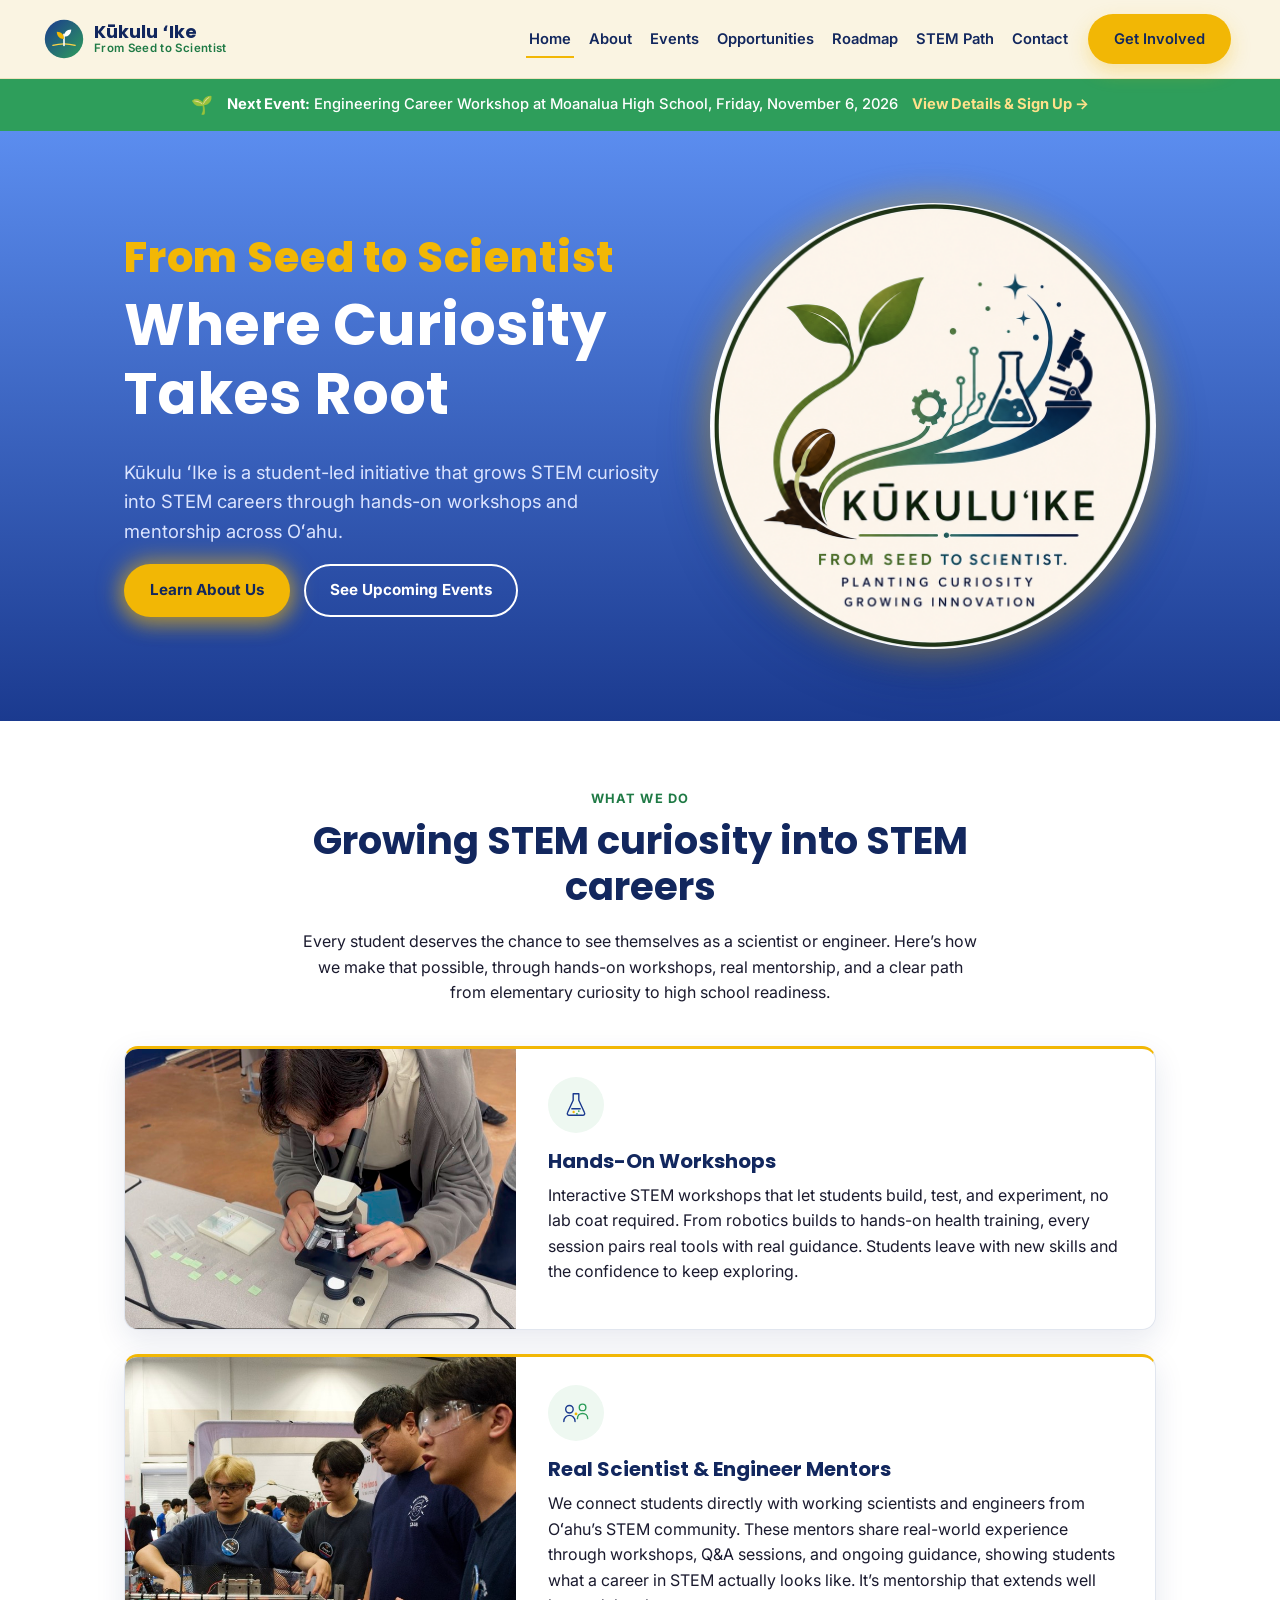
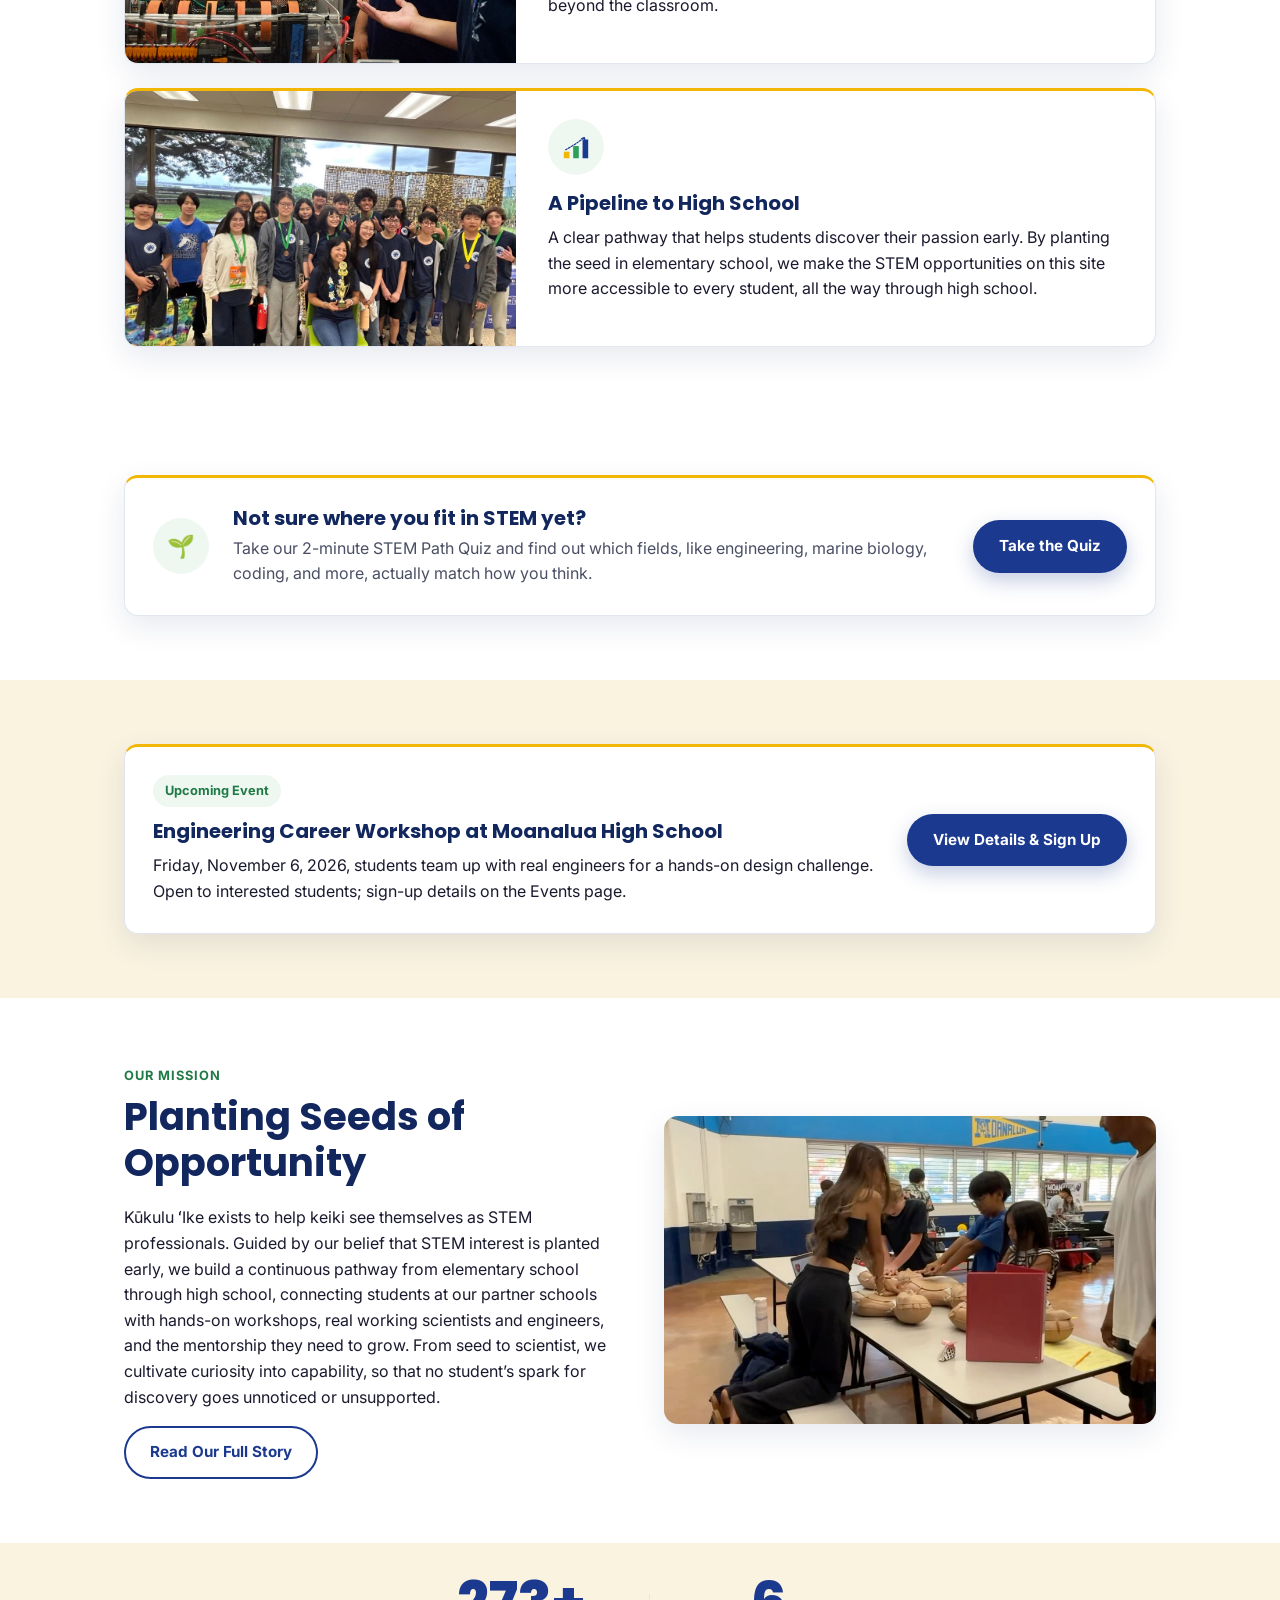
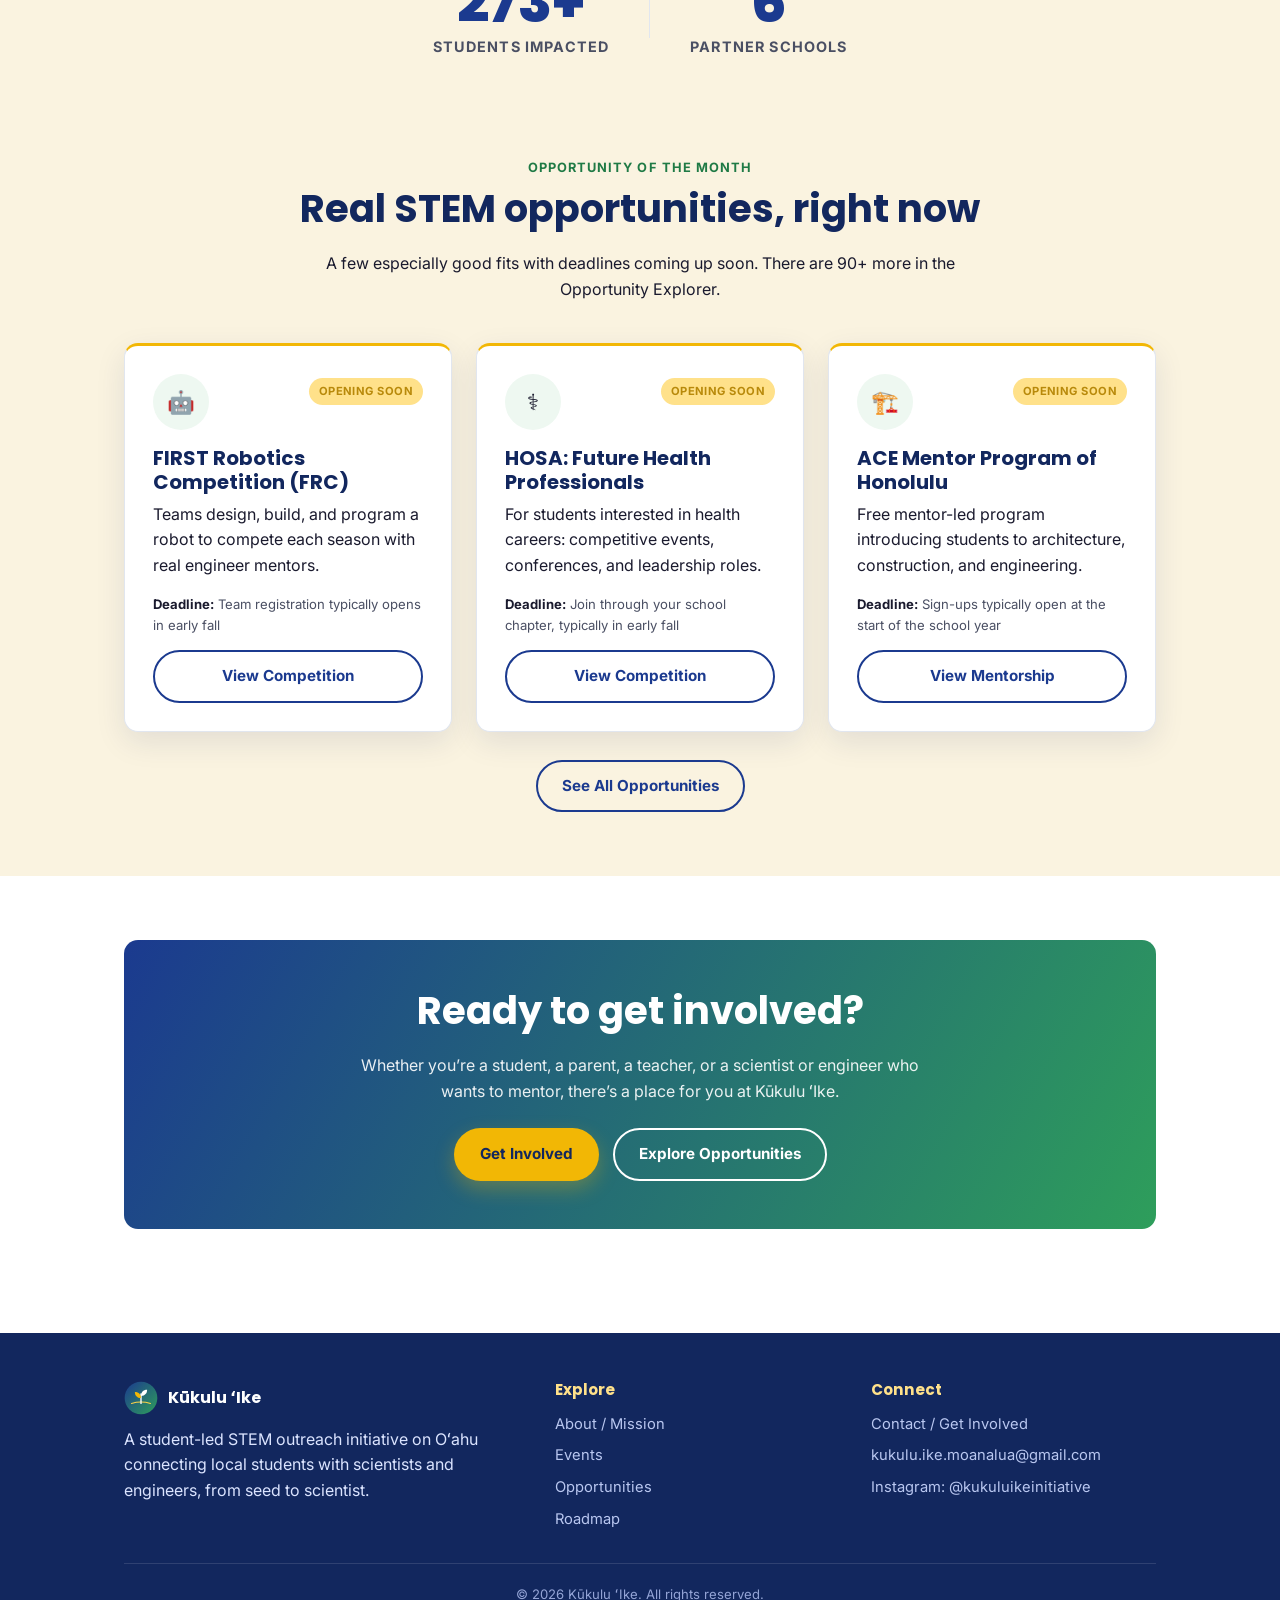
<file: index.html>
<!DOCTYPE html>
<html lang="en">
<head>
  <meta charset="UTF-8">
  <meta name="viewport" content="width=device-width, initial-scale=1.0">
  <title>Kūkulu ʻIke: From Seed to Scientist</title>
  <meta name="description" content="Kūkulu ʻIke is a student-led STEM outreach initiative on Oʻahu connecting local students with scientists and engineers.">
  <link rel="icon" href="images/favicon.svg" type="image/svg+xml">
  <link rel="preconnect" href="https://fonts.googleapis.com">
  <link rel="preconnect" href="https://fonts.gstatic.com" crossorigin>
  <link href="https://fonts.googleapis.com/css2?family=Poppins:wght@600;700;800&family=Inter:wght@400;500;600;700&display=swap" rel="stylesheet">
  <link rel="stylesheet" href="css/style.css">
</head>
<body>

  <header class="site-header">
    <div class="nav-wrap">
      <a href="index.html" class="brand">
        <img src="images/logo.svg" alt="Kūkulu ʻIke logo">
        <span class="brand-text">
          <strong>Kūkulu ʻIke</strong>
          <span>From Seed to Scientist</span>
        </span>
      </a>
      <button class="nav-toggle" aria-label="Toggle menu" aria-expanded="false">
        <span></span><span></span><span></span>
      </button>
      <ul class="nav-links">
        <li><a href="index.html">Home</a></li>
        <li><a href="about.html">About</a></li>
        <li><a href="events.html">Events</a></li>
        <li><a href="opportunities.html">Opportunities</a></li>
        <li><a href="roadmap.html">Roadmap</a></li>
        <li><a href="stem-path-quiz.html">STEM Path</a></li>
        <li><a href="contact.html">Contact</a></li>
        <li><a href="events.html" class="btn btn-gold">Get Involved</a></li>
      </ul>
    </div>
  </header>

  <!-- NEXT EVENT BANNER -->
  <div class="next-event-banner">
    <div class="container next-event-inner">
      <span class="badge-dot" aria-hidden="true">🌱</span>
      <p><strong>Next Event:</strong> Engineering Career Workshop at Moanalua High School, Friday, November 6, 2026</p>
      <a href="events.html">View Details &amp; Sign Up &rarr;</a>
    </div>
  </div>

  <!-- HERO -->
  <section class="hero">
    <div class="container">
      <div class="hero-text">
        <p class="hero-tagline">From Seed to Scientist</p>
        <h1>Where Curiosity Takes Root</h1>
        <p class="lead">
          K&#363;kulu &#699;Ike is a student-led initiative that grows STEM curiosity into STEM
          careers through hands-on workshops and mentorship across O&#699;ahu.
        </p>
        <div class="btn-row">
          <a href="about.html" class="btn btn-glow-gold">Learn About Us</a>
          <a href="events.html" class="btn btn-outline btn-outline-white">See Upcoming Events</a>
        </div>
      </div>
      <div class="hero-art">
        <img class="hero-art-logo" src="images/logo-hero.png" alt="K&#363;kulu &#699;Ike logo: a seedling growing into science and technology icons, a gear, circuit, flask, and microscope">
      </div>
    </div>
  </section>

  <!-- WHAT WE DO -->
  <section>
    <div class="container">
      <div class="section-heading">
        <span class="eyebrow">What We Do</span>
        <h2>Growing STEM curiosity into STEM careers</h2>
        <p>
          Every student deserves the chance to see themselves as a scientist or engineer.
          Here&rsquo;s how we make that possible, through hands-on workshops, real mentorship,
          and a clear path from elementary curiosity to high school readiness.
        </p>
      </div>
      <div class="feature-card-list">
        <div class="card feature-card">
          <div class="card-photo-frame">
            <img class="card-photo" src="images/workshop-3.jpg" alt="A student examining a slide under a microscope during a hands-on workshop">
          </div>
          <div class="feature-card-body">
            <div class="icon-circle"><img src="images/icon-workshop.svg" alt=""></div>
            <h3>Hands-On Workshops</h3>
            <p>Interactive STEM workshops that let students build, test, and experiment, no lab coat required. From robotics builds to hands-on health training, every session pairs real tools with real guidance. Students leave with new skills and the confidence to keep exploring.</p>
          </div>
        </div>
        <div class="card feature-card">
          <div class="card-photo-frame">
            <img class="card-photo" src="images/mentor-1.jpg" alt="Students working closely with a mentor on a robotics build">
          </div>
          <div class="feature-card-body">
            <div class="icon-circle"><img src="images/icon-mentor.svg" alt=""></div>
            <h3>Real Scientist &amp; Engineer Mentors</h3>
            <p>We connect students directly with working scientists and engineers from O&#699;ahu&rsquo;s STEM community. These mentors share real-world experience through workshops, Q&amp;A sessions, and ongoing guidance, showing students what a career in STEM actually looks like. It&rsquo;s mentorship that extends well beyond the classroom.</p>
          </div>
        </div>
        <div class="card feature-card">
          <div class="card-photo-frame">
            <img class="card-photo" src="images/pipeline-2.jpg" alt="A high school STEM team celebrating with medals and a trophy at a competition">
          </div>
          <div class="feature-card-body">
            <div class="icon-circle"><img src="images/icon-pipeline.svg" alt=""></div>
            <h3>A Pipeline to High School</h3>
            <p>A clear pathway that helps students discover their passion early. By planting the seed in elementary school, we make the STEM opportunities on this site more accessible to every student, all the way through high school.</p>
          </div>
        </div>
      </div>
    </div>
  </section>

  <!-- STEM PATH QUIZ CTA -->
  <section>
    <div class="container">
      <div class="card path-quiz-teaser">
        <div class="icon-circle"><span class="emoji">🌱</span></div>
        <div class="path-quiz-teaser-text">
          <h3>Not sure where you fit in STEM yet?</h3>
          <p>Take our 2-minute STEM Path Quiz and find out which fields, like engineering, marine biology, coding, and more, actually match how you think.</p>
        </div>
        <a href="stem-path-quiz.html" class="btn btn-primary">Take the Quiz</a>
      </div>
    </div>
  </section>

  <!-- UPCOMING EVENT TEASER -->
  <section class="section-alt">
    <div class="container">
      <div class="card event-teaser">
        <div class="event-teaser-text">
          <span class="badge">Upcoming Event</span>
          <h3>Engineering Career Workshop at Moanalua High School</h3>
          <p>Friday, November 6, 2026, students team up with real engineers for a hands-on design challenge. Open to interested students; sign-up details on the Events page.</p>
        </div>
        <a href="events.html" class="btn btn-primary">View Details &amp; Sign Up</a>
      </div>
    </div>
  </section>

  <!-- MISSION SNIPPET -->
  <section>
    <div class="container two-col-layout">
      <div>
        <span class="eyebrow">Our Mission</span>
        <h2>Planting Seeds of Opportunity</h2>
        <p>K&#363;kulu &#699;Ike exists to help keiki see themselves as STEM professionals. Guided by our belief that STEM interest is planted early, we build a continuous pathway from elementary school through high school, connecting students at our partner schools with hands-on workshops, real working scientists and engineers, and the mentorship they need to grow. From seed to scientist, we cultivate curiosity into capability, so that no student&rsquo;s spark for discovery goes unnoticed or unsupported.</p>
        <a href="about.html" class="btn btn-outline">Read Our Full Story</a>
      </div>
      <video class="mission-video" autoplay muted loop playsinline poster="images/mission-video-poster.jpg" aria-label="Students practicing CPR skills at a hands-on health workshop">
        <source src="videos/mission-loop.mp4" type="video/mp4">
      </video>
    </div>
  </section>

  <!-- IMPACT STAT -->
  <section class="impact-stat">
    <div class="container">
      <div class="impact-stat-item">
        <div class="impact-stat-number" data-target="300" data-suffix="+">0</div>
        <div class="impact-stat-label">Students Impacted</div>
      </div>
      <div class="impact-stat-divider" aria-hidden="true"></div>
      <div class="impact-stat-item">
        <div class="impact-stat-number" data-target="7">0</div>
        <div class="impact-stat-label">Partner Schools</div>
      </div>
    </div>
  </section>

  <!-- OPPORTUNITY OF THE MONTH -->
  <section class="section-alt">
    <div class="container">
      <div class="section-heading">
        <span class="eyebrow">Opportunity of the Month</span>
        <h2>Real STEM opportunities, right now</h2>
        <p>A few especially good fits with deadlines coming up soon. There are 90+ more in the Opportunity Explorer.</p>
      </div>
      <div class="card-grid" id="opportunitySpotlightGrid"></div>
      <div class="btn-row spotlight-cta">
        <a href="opportunities.html" class="btn btn-outline">See All Opportunities</a>
      </div>
    </div>
  </section>

  <!-- CTA BANNER -->
  <section>
    <div class="container">
      <div class="cta-banner">
        <h2>Ready to get involved?</h2>
        <p>Whether you&rsquo;re a student, a parent, a teacher, or a scientist or engineer who wants to mentor, there&rsquo;s a place for you at K&#363;kulu &#699;Ike.</p>
        <div class="btn-row">
          <a href="contact.html" class="btn btn-gold">Get Involved</a>
          <a href="opportunities.html" class="btn btn-outline btn-outline-white">Explore Opportunities</a>
        </div>
      </div>
    </div>
  </section>

  <footer class="site-footer">
    <div class="container">
      <div class="footer-grid">
        <div>
          <div class="footer-brand">
            <img src="images/logo.svg" alt="">
            <strong>K&#363;kulu &#699;Ike</strong>
          </div>
          <p>A student-led STEM outreach initiative on O&#699;ahu connecting local students with scientists and engineers, from seed to scientist.</p>
        </div>
        <div>
          <h4>Explore</h4>
          <ul>
            <li><a href="about.html">About / Mission</a></li>
            <li><a href="events.html">Events</a></li>
            <li><a href="opportunities.html">Opportunities</a></li>
            <li><a href="roadmap.html">Roadmap</a></li>
          </ul>
        </div>
        <div>
          <h4>Connect</h4>
          <ul>
            <li><a href="contact.html">Contact / Get Involved</a></li>
            <li><a href="mailto:kukulu.ike.moanalua@gmail.com">kukulu.ike.moanalua@gmail.com</a></li>
            <li><a href="https://www.instagram.com/kukuluikeinitiative" target="_blank" rel="noopener">Instagram: @kukuluikeinitiative</a></li>
          </ul>
        </div>
      </div>
      <div class="footer-bottom">
        &copy; 2026 K&#363;kulu &#699;Ike. All rights reserved.
      </div>
    </div>
  </footer>

  <script src="js/main.js"></script>
  <script src="js/impact-stat.js"></script>
  <script src="js/opportunities-data.js"></script>
  <script src="js/opportunity-spotlight.js"></script>
</body>
</html>
</file>
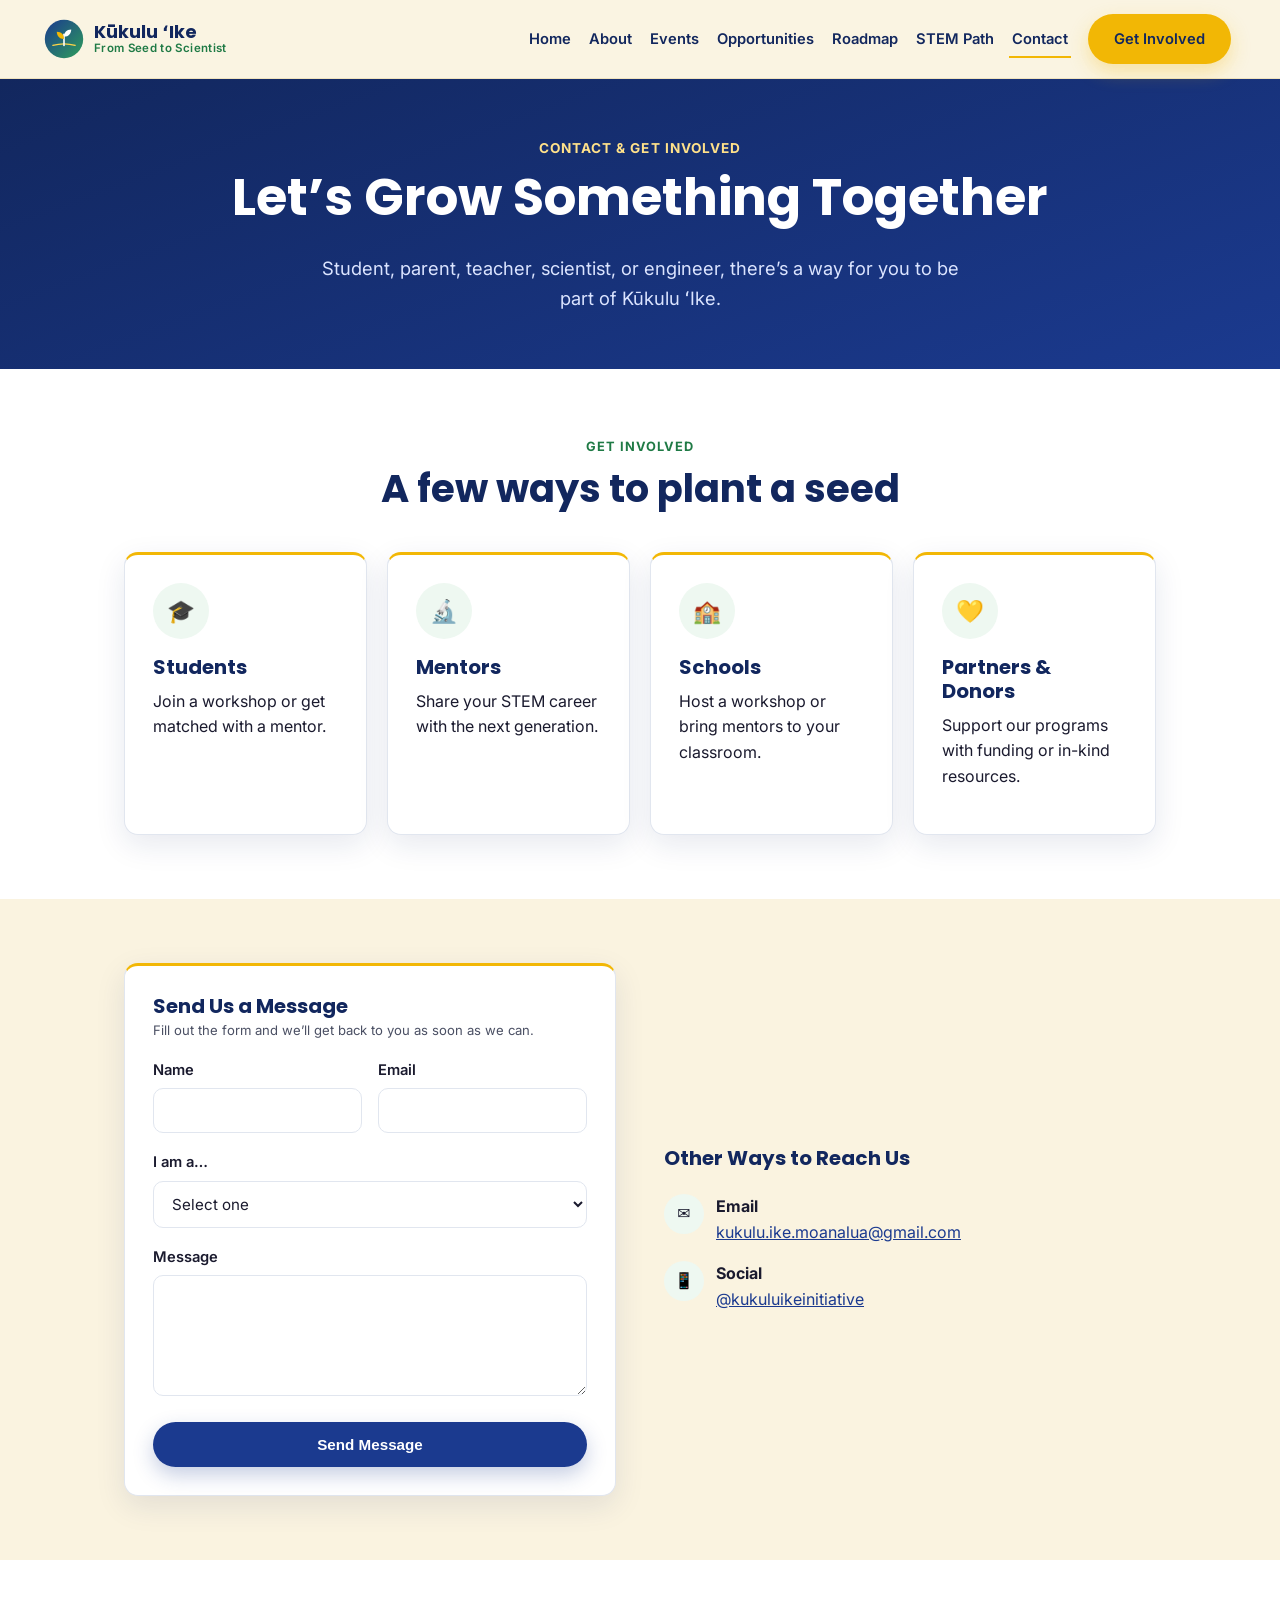
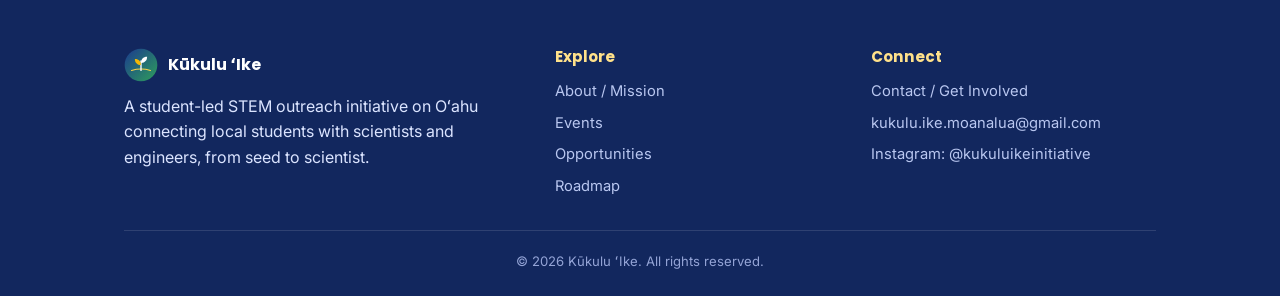
<file: contact.html>
<!DOCTYPE html>
<html lang="en">
<head>
  <meta charset="UTF-8">
  <meta name="viewport" content="width=device-width, initial-scale=1.0">
  <title>Contact &amp; Get Involved: Kūkulu ʻIke</title>
  <meta name="description" content="Get in touch with Kūkulu ʻIke or find out how to get involved as a student, mentor, or partner.">
  <link rel="icon" href="images/favicon.svg" type="image/svg+xml">
  <link rel="preconnect" href="https://fonts.googleapis.com">
  <link rel="preconnect" href="https://fonts.gstatic.com" crossorigin>
  <link href="https://fonts.googleapis.com/css2?family=Poppins:wght@600;700;800&family=Inter:wght@400;500;600;700&display=swap" rel="stylesheet">
  <link rel="stylesheet" href="css/style.css">
</head>
<body>

  <header class="site-header">
    <div class="nav-wrap">
      <a href="index.html" class="brand">
        <img src="images/logo.svg" alt="Kūkulu ʻIke logo">
        <span class="brand-text">
          <strong>Kūkulu ʻIke</strong>
          <span>From Seed to Scientist</span>
        </span>
      </a>
      <button class="nav-toggle" aria-label="Toggle menu" aria-expanded="false">
        <span></span><span></span><span></span>
      </button>
      <ul class="nav-links">
        <li><a href="index.html">Home</a></li>
        <li><a href="about.html">About</a></li>
        <li><a href="events.html">Events</a></li>
        <li><a href="opportunities.html">Opportunities</a></li>
        <li><a href="roadmap.html">Roadmap</a></li>
        <li><a href="stem-path-quiz.html">STEM Path</a></li>
        <li><a href="contact.html">Contact</a></li>
        <li><a href="events.html" class="btn btn-gold">Get Involved</a></li>
      </ul>
    </div>
  </header>

  <section class="page-hero">
    <div class="container">
      <span class="eyebrow">Contact &amp; Get Involved</span>
      <h1>Let&rsquo;s Grow Something Together</h1>
      <p class="lead">Student, parent, teacher, scientist, or engineer, there&rsquo;s a way for you to be part of K&#363;kulu &#699;Ike.</p>
    </div>
  </section>

  <section>
    <div class="container">
      <div class="section-heading">
        <span class="eyebrow">Get Involved</span>
        <h2>A few ways to plant a seed</h2>
      </div>
      <div class="involve-grid">
        <div class="card">
          <div class="icon-circle"><span class="emoji">🎓</span></div>
          <h3>Students</h3>
          <p>Join a workshop or get matched with a mentor.</p>
        </div>
        <div class="card">
          <div class="icon-circle"><span class="emoji">🔬</span></div>
          <h3>Mentors</h3>
          <p>Share your STEM career with the next generation.</p>
        </div>
        <div class="card">
          <div class="icon-circle"><span class="emoji">🏫</span></div>
          <h3>Schools</h3>
          <p>Host a workshop or bring mentors to your classroom.</p>
        </div>
        <div class="card">
          <div class="icon-circle"><span class="emoji">💛</span></div>
          <h3>Partners &amp; Donors</h3>
          <p>Support our programs with funding or in-kind resources.</p>
        </div>
      </div>
    </div>
  </section>

  <section class="section-alt">
    <div class="container">
      <div class="two-col-layout">
        <div class="card">
          <h3>Send Us a Message</h3>
          <p class="form-note">Fill out the form and we&rsquo;ll get back to you as soon as we can.</p>
          <form data-ajax-form action="https://formspree.io/f/xljrlnbb" method="POST">
            <input type="hidden" name="_subject" value="New Contact Message &mdash; K&#363;kulu &#699;Ike">
            <div class="form-row">
              <div class="form-field">
                <label for="cName">Name</label>
                <input type="text" id="cName" name="name" required>
              </div>
              <div class="form-field">
                <label for="cEmail">Email</label>
                <input type="email" id="cEmail" name="email" required>
              </div>
            </div>
            <div class="form-field">
              <label for="cRole">I am a&hellip;</label>
              <select id="cRole" name="role">
                <option value="">Select one</option>
                <option>Student</option>
                <option>Parent / Guardian</option>
                <option>Teacher / School Staff</option>
                <option>Scientist / Engineer (Mentor)</option>
                <option>Community / Business Partner</option>
                <option>Other</option>
              </select>
            </div>
            <div class="form-field">
              <label for="cMessage">Message</label>
              <textarea id="cMessage" name="message" rows="5" required></textarea>
            </div>
            <button type="submit" class="btn btn-primary btn-block">Send Message</button>
            <div class="form-success" role="status">
              🌈 Message sent! We&rsquo;ll get back to you soon.
            </div>
          </form>
        </div>

        <div>
          <h3>Other Ways to Reach Us</h3>
          <ul class="contact-info-list">
            <li>
              <span class="ci-icon">✉️</span>
              <div>
                <strong>Email</strong><br>
                <a href="mailto:kukulu.ike.moanalua@gmail.com">kukulu.ike.moanalua@gmail.com</a>
              </div>
            </li>
            <li>
              <span class="ci-icon">📱</span>
              <div>
                <strong>Social</strong><br>
                <a href="https://www.instagram.com/kukuluikeinitiative" target="_blank" rel="noopener">@kukuluikeinitiative</a>
              </div>
            </li>
          </ul>
        </div>
      </div>
    </div>
  </section>

  <footer class="site-footer">
    <div class="container">
      <div class="footer-grid">
        <div>
          <div class="footer-brand">
            <img src="images/logo.svg" alt="">
            <strong>K&#363;kulu &#699;Ike</strong>
          </div>
          <p>A student-led STEM outreach initiative on O&#699;ahu connecting local students with scientists and engineers, from seed to scientist.</p>
        </div>
        <div>
          <h4>Explore</h4>
          <ul>
            <li><a href="about.html">About / Mission</a></li>
            <li><a href="events.html">Events</a></li>
            <li><a href="opportunities.html">Opportunities</a></li>
            <li><a href="roadmap.html">Roadmap</a></li>
          </ul>
        </div>
        <div>
          <h4>Connect</h4>
          <ul>
            <li><a href="contact.html">Contact / Get Involved</a></li>
            <li><a href="mailto:kukulu.ike.moanalua@gmail.com">kukulu.ike.moanalua@gmail.com</a></li>
            <li><a href="https://www.instagram.com/kukuluikeinitiative" target="_blank" rel="noopener">Instagram: @kukuluikeinitiative</a></li>
          </ul>
        </div>
      </div>
      <div class="footer-bottom">
        &copy; 2026 K&#363;kulu &#699;Ike. All rights reserved.
      </div>
    </div>
  </footer>

  <script src="js/main.js"></script>
</body>
</html>
</file>
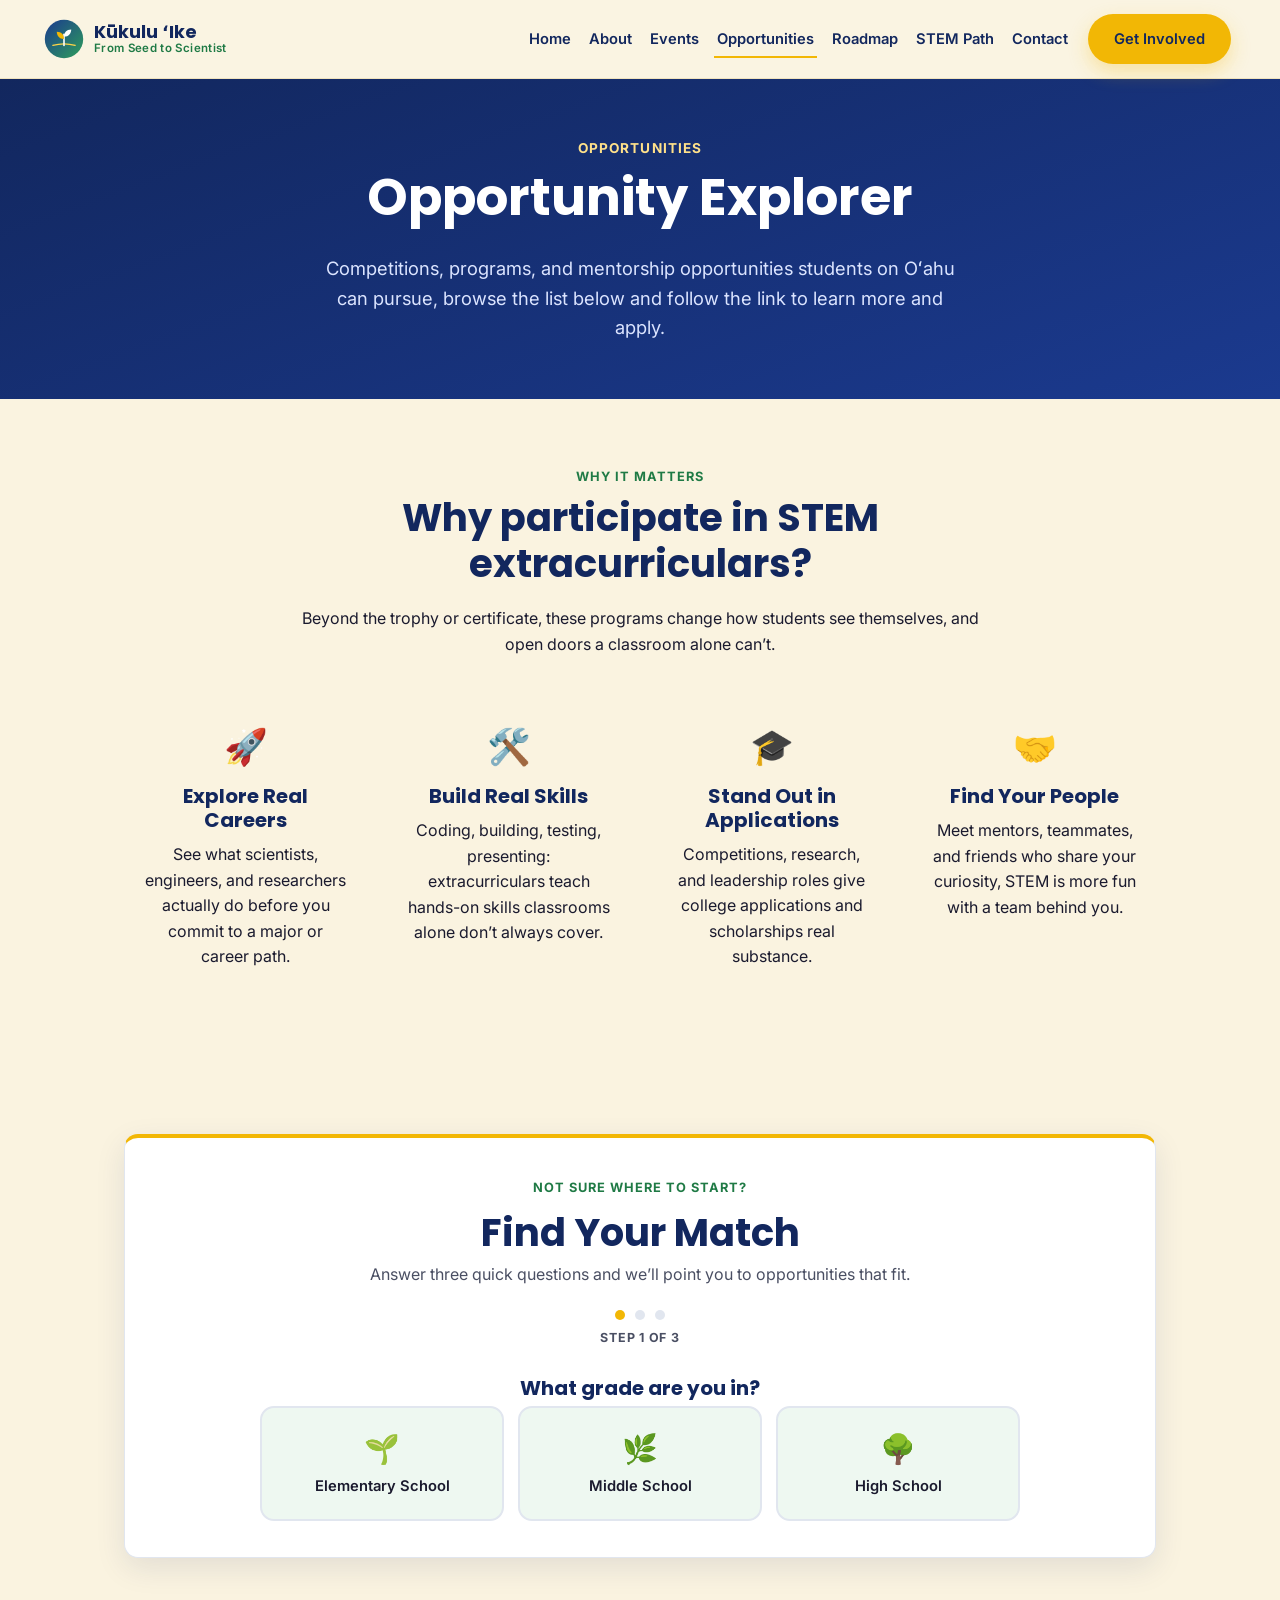
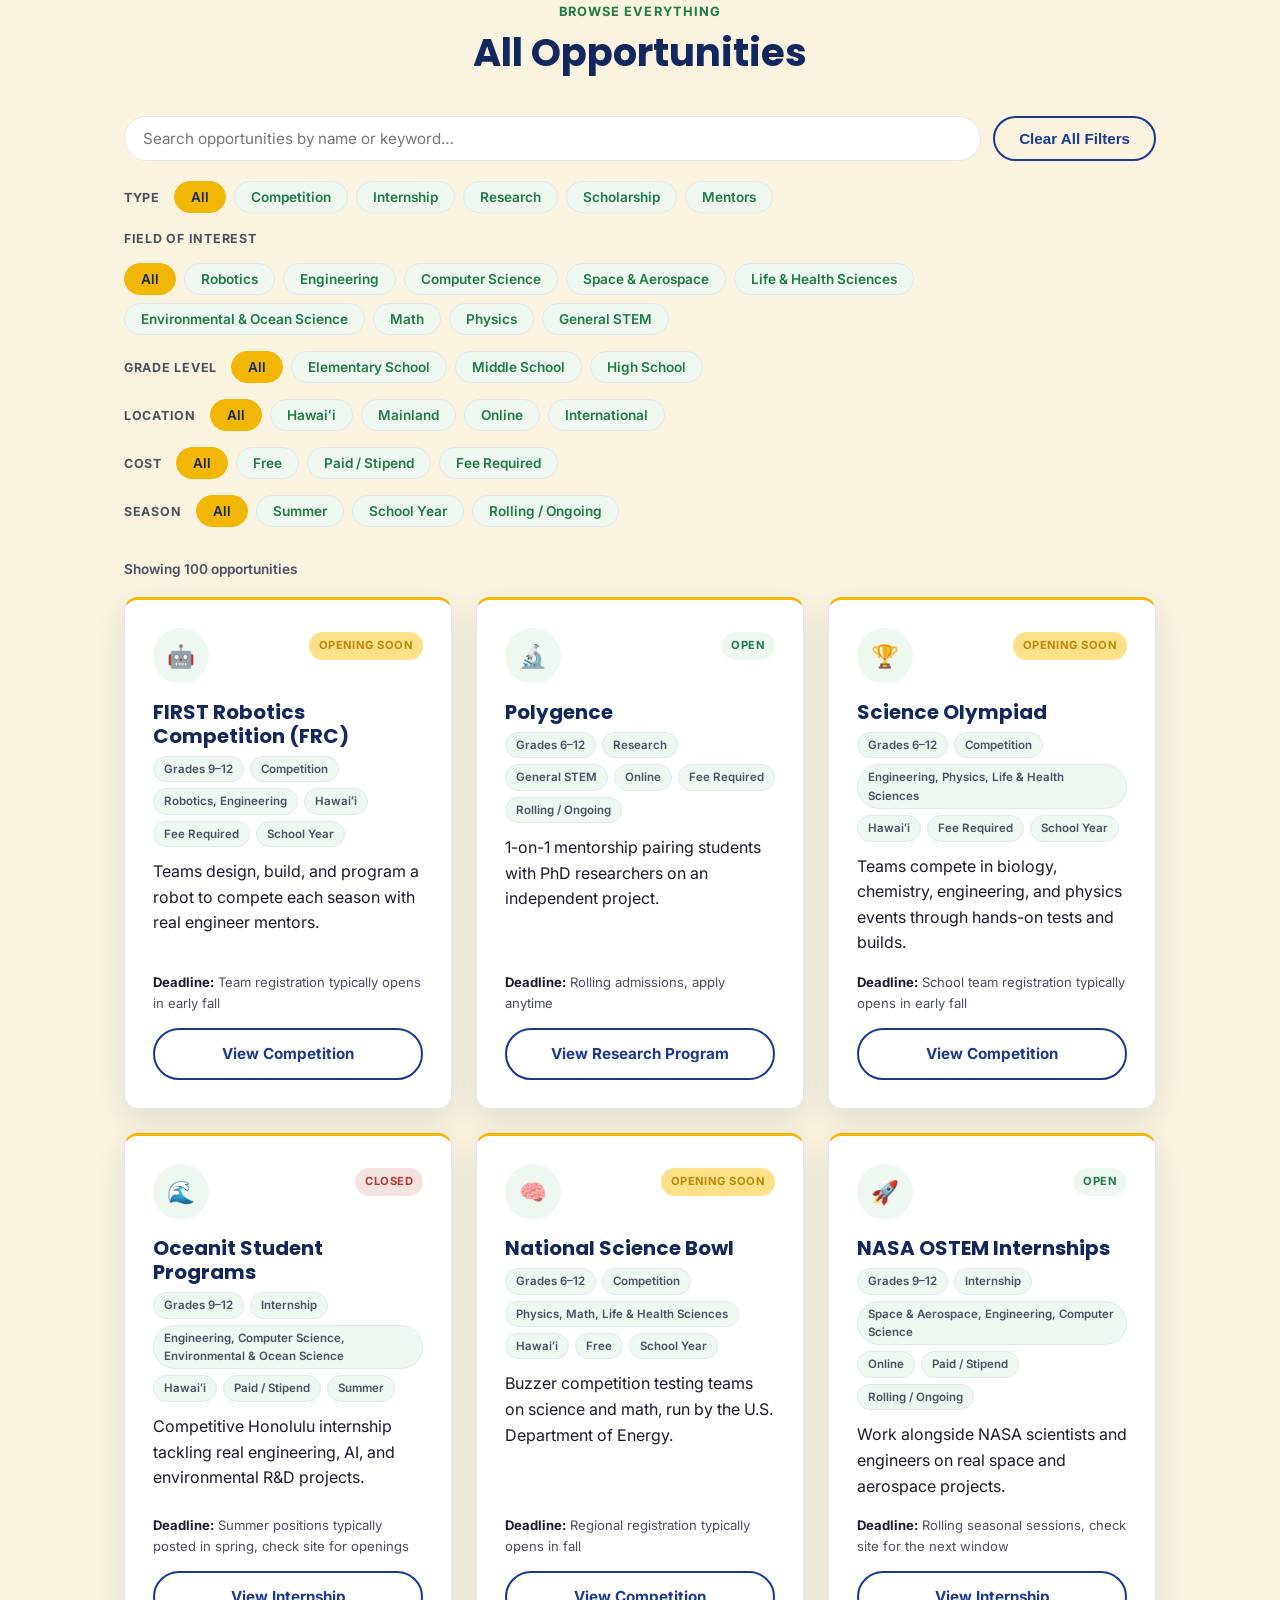
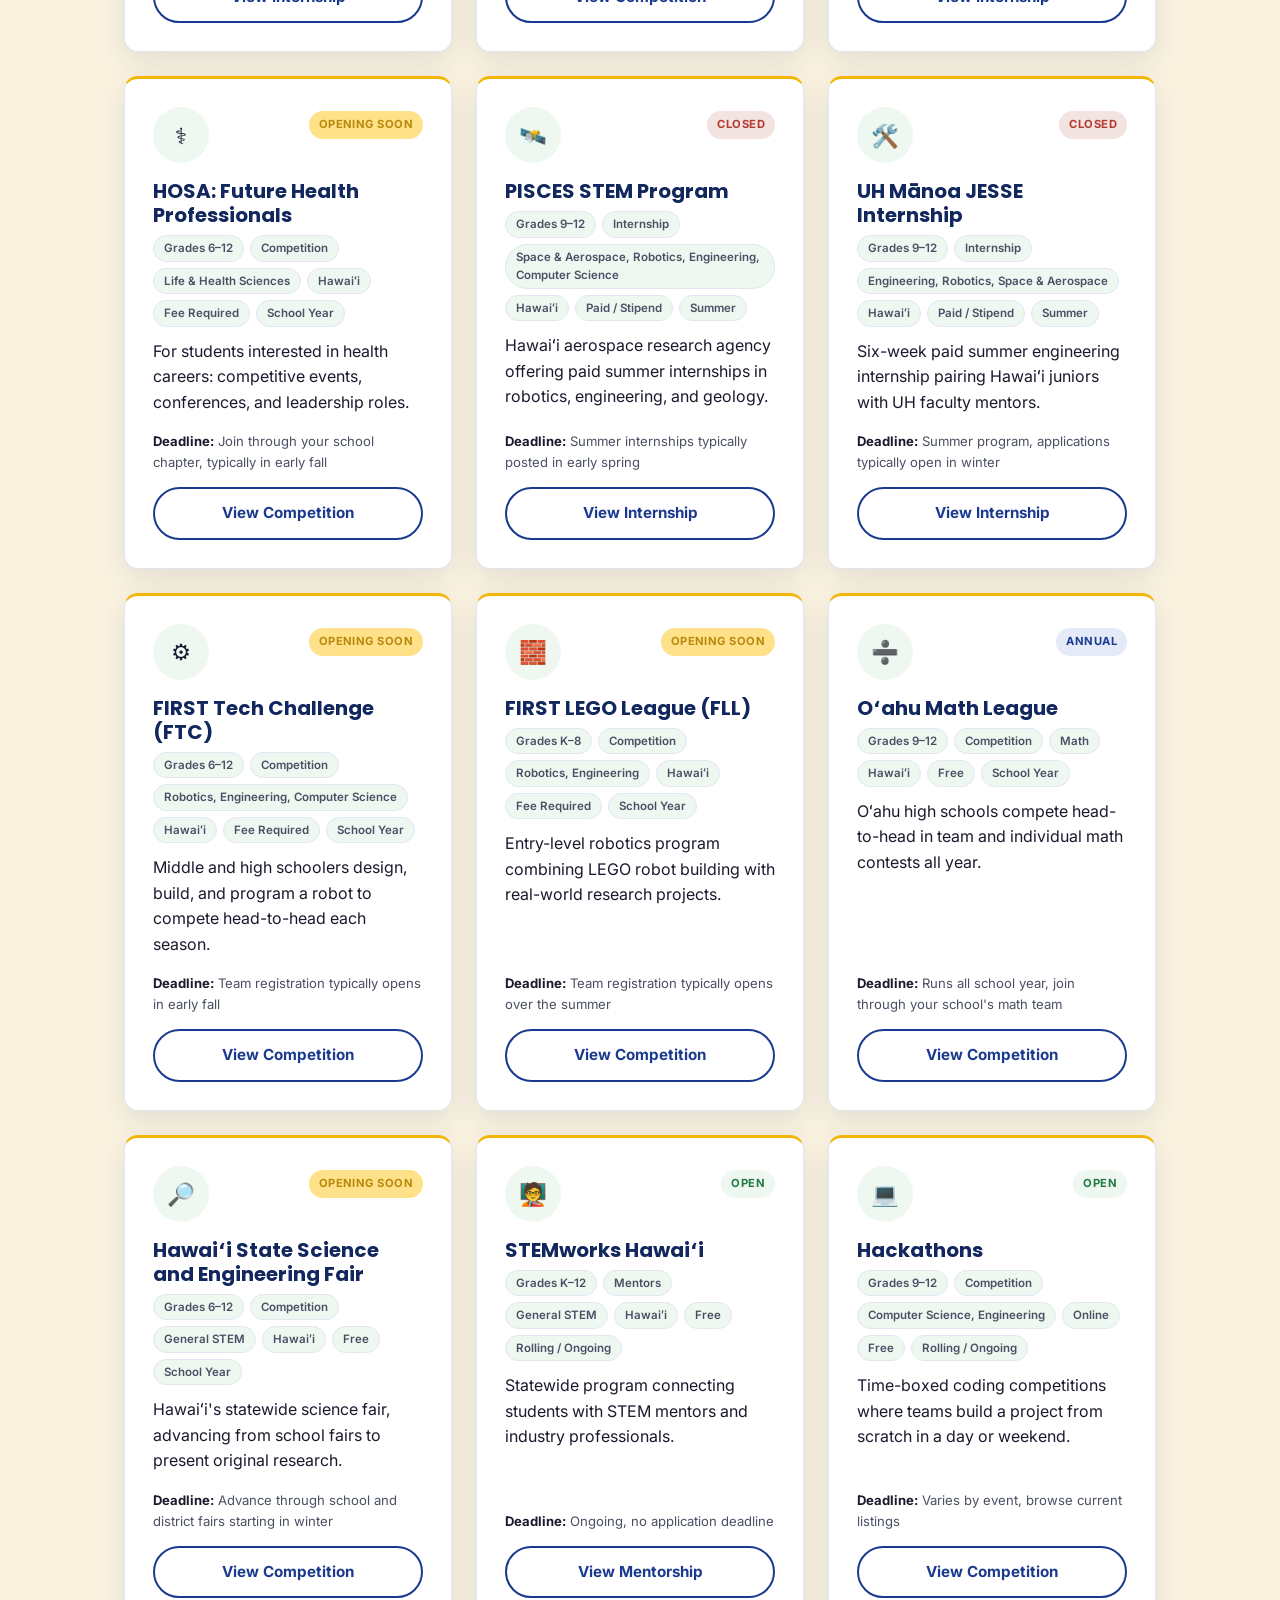
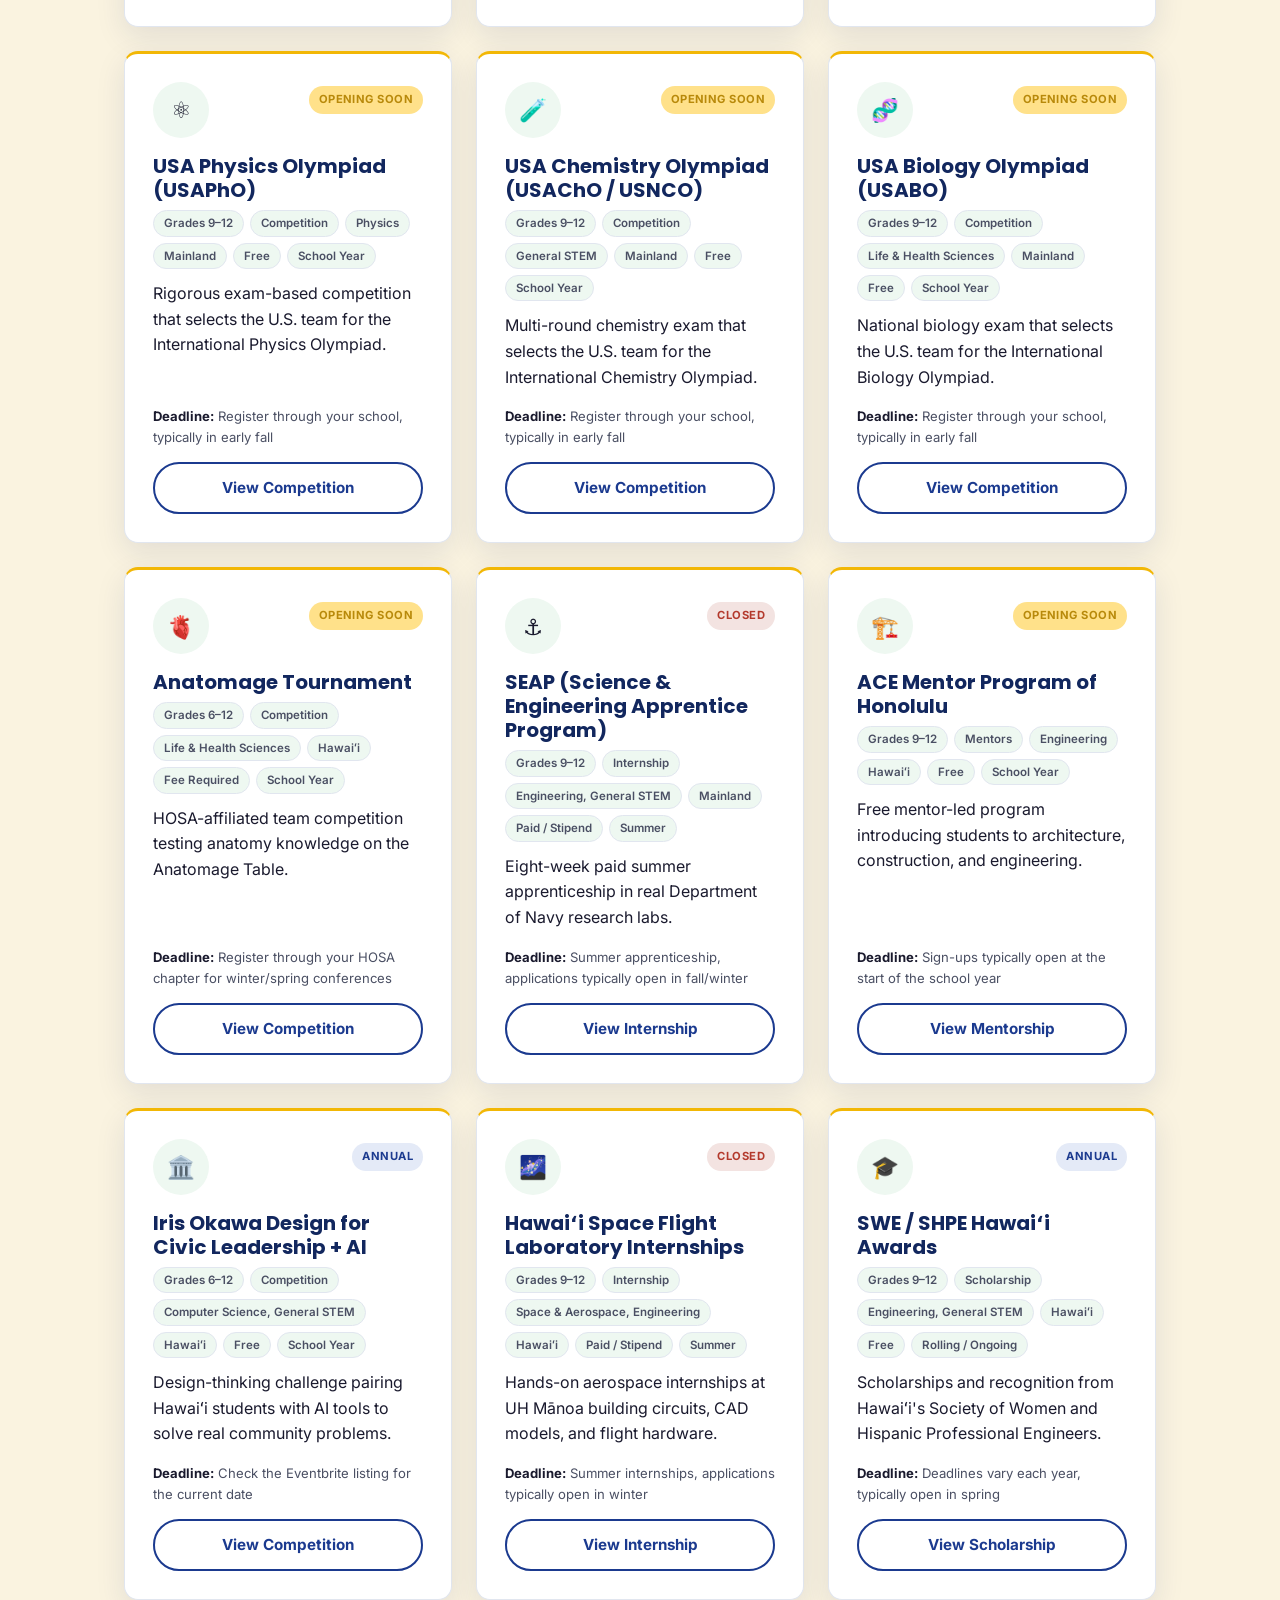
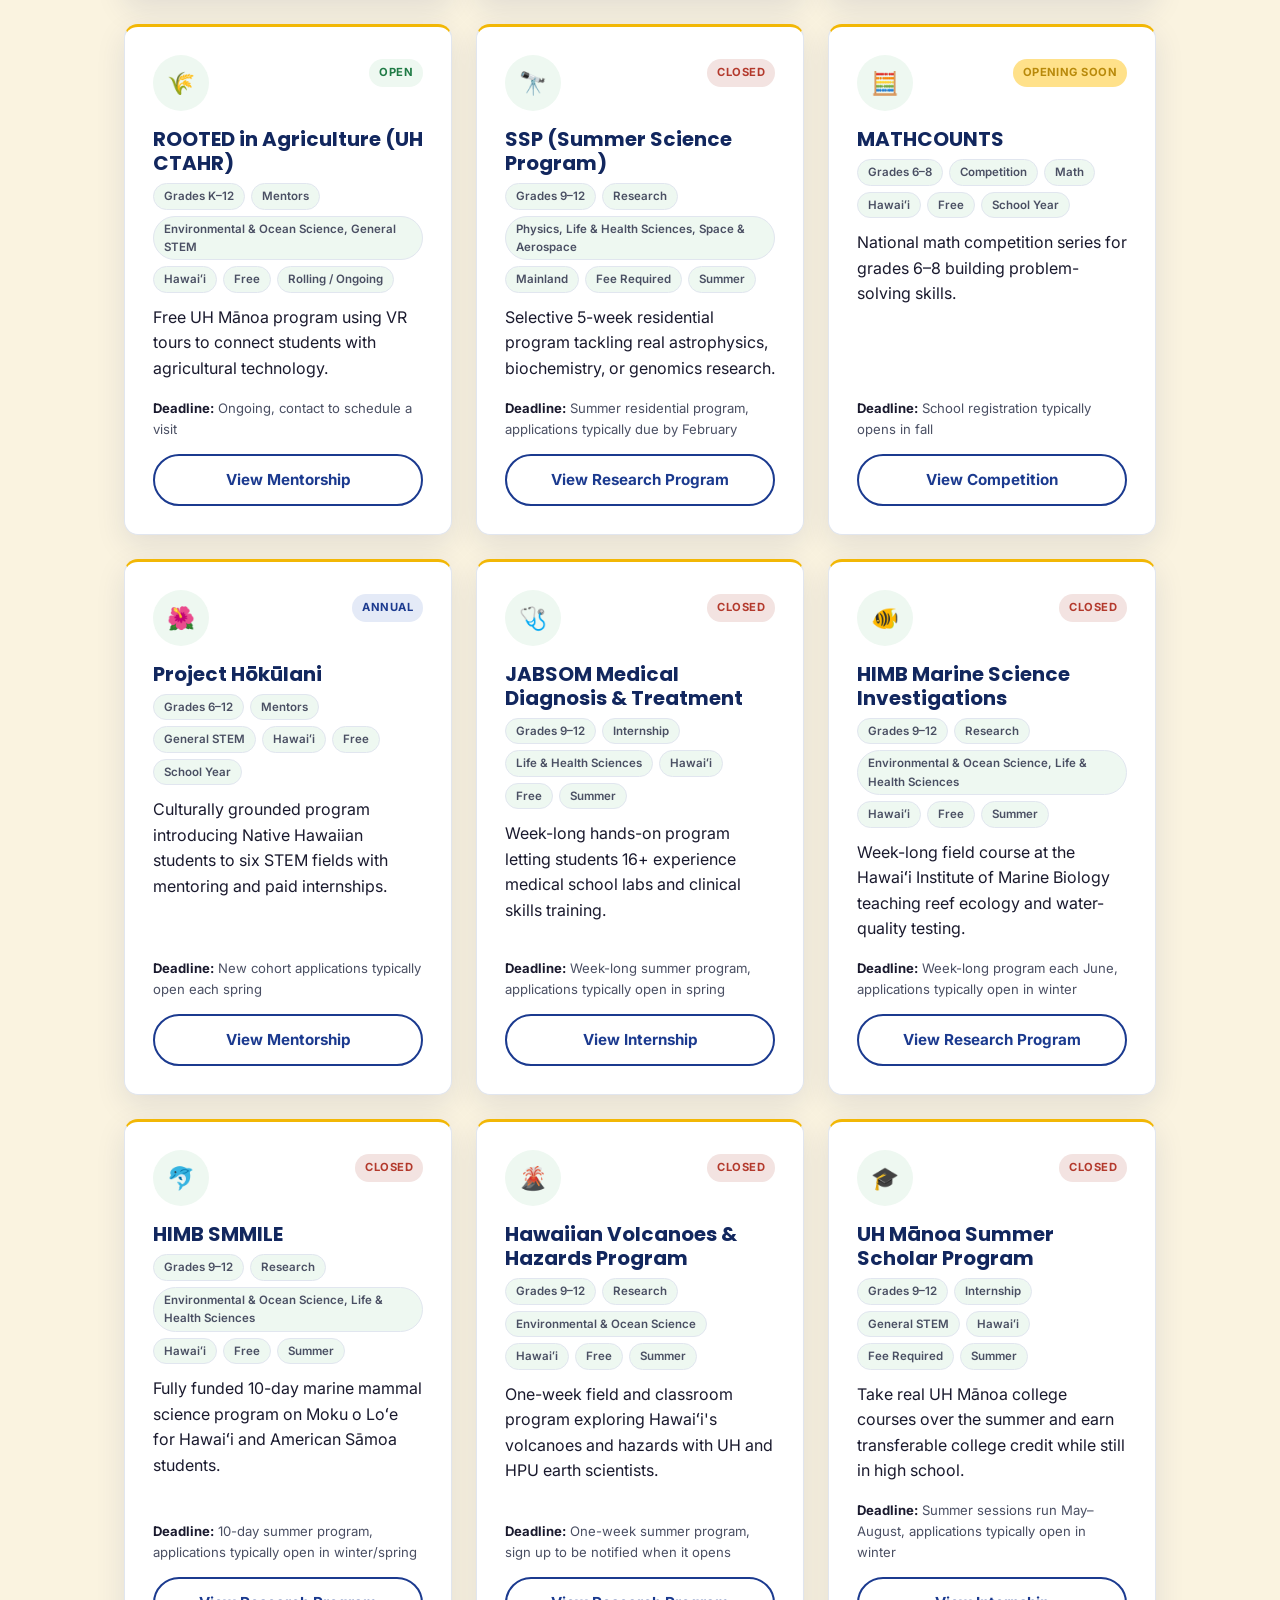
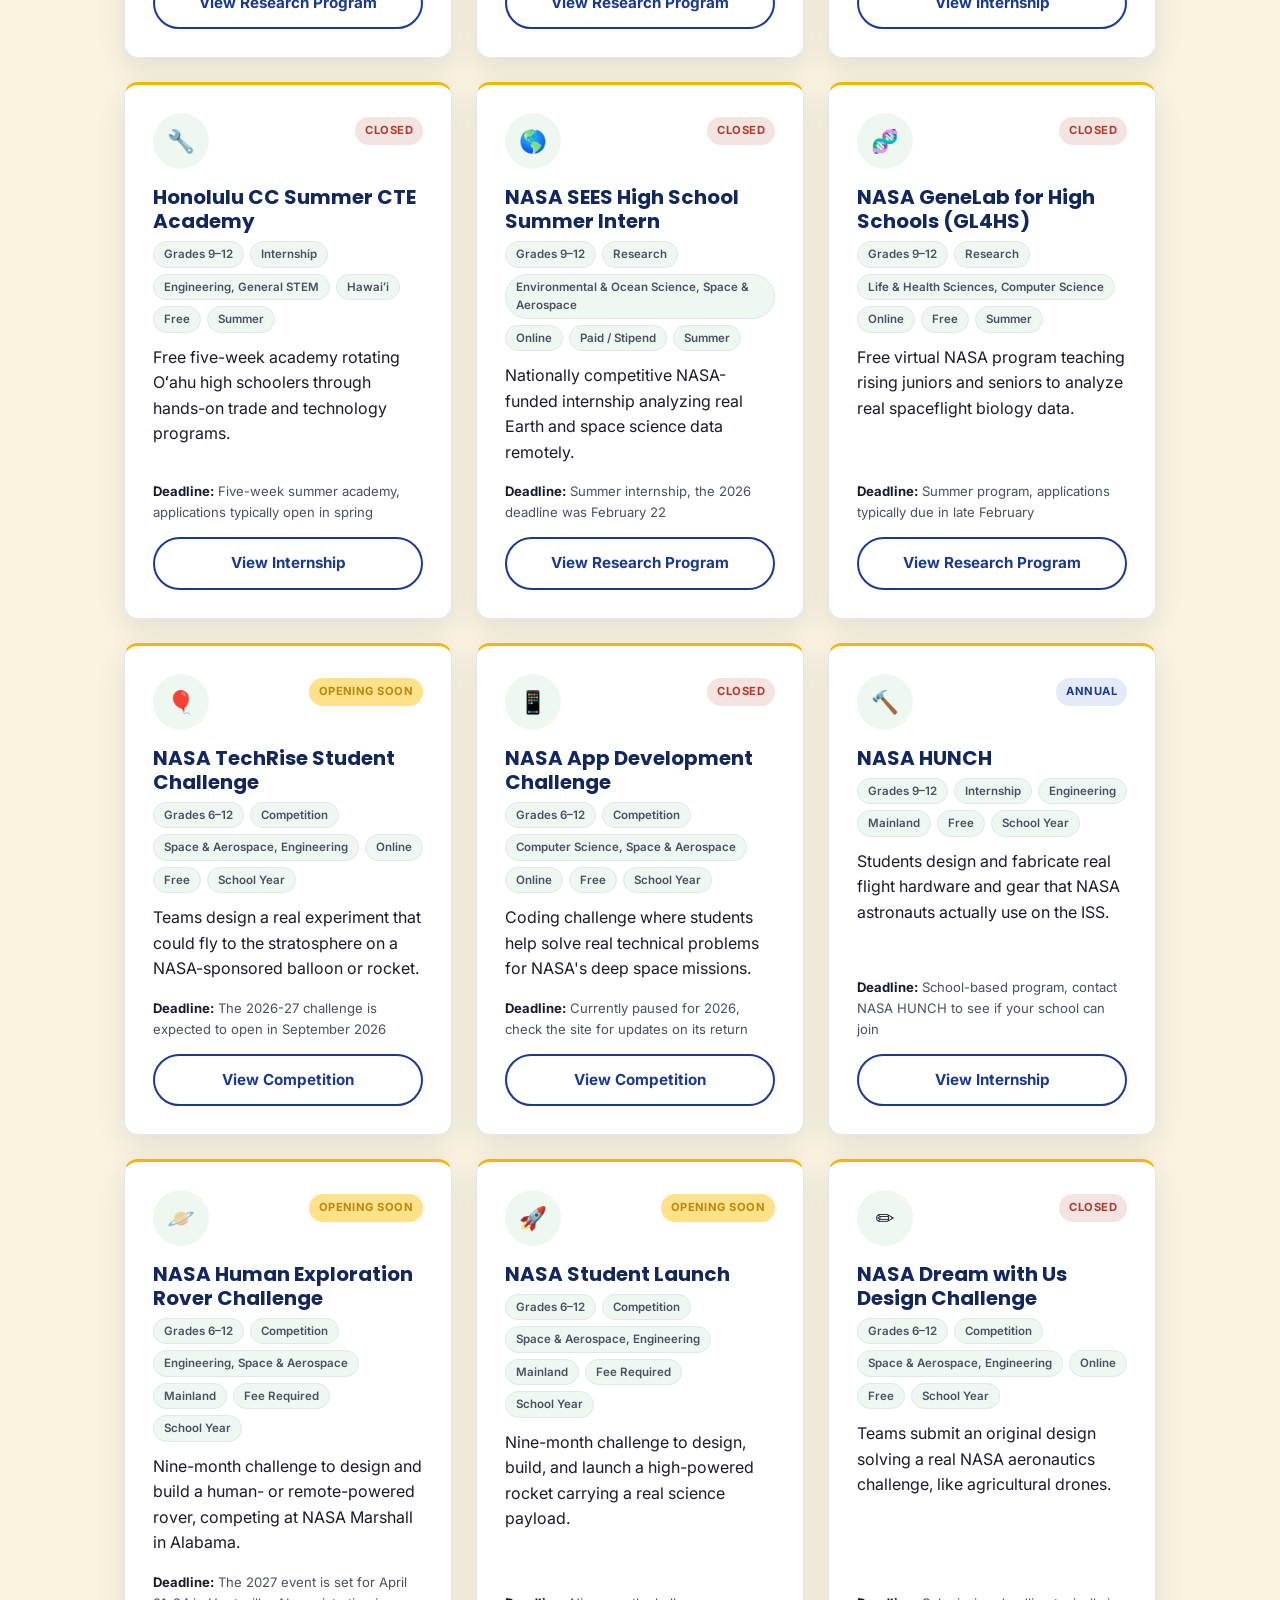
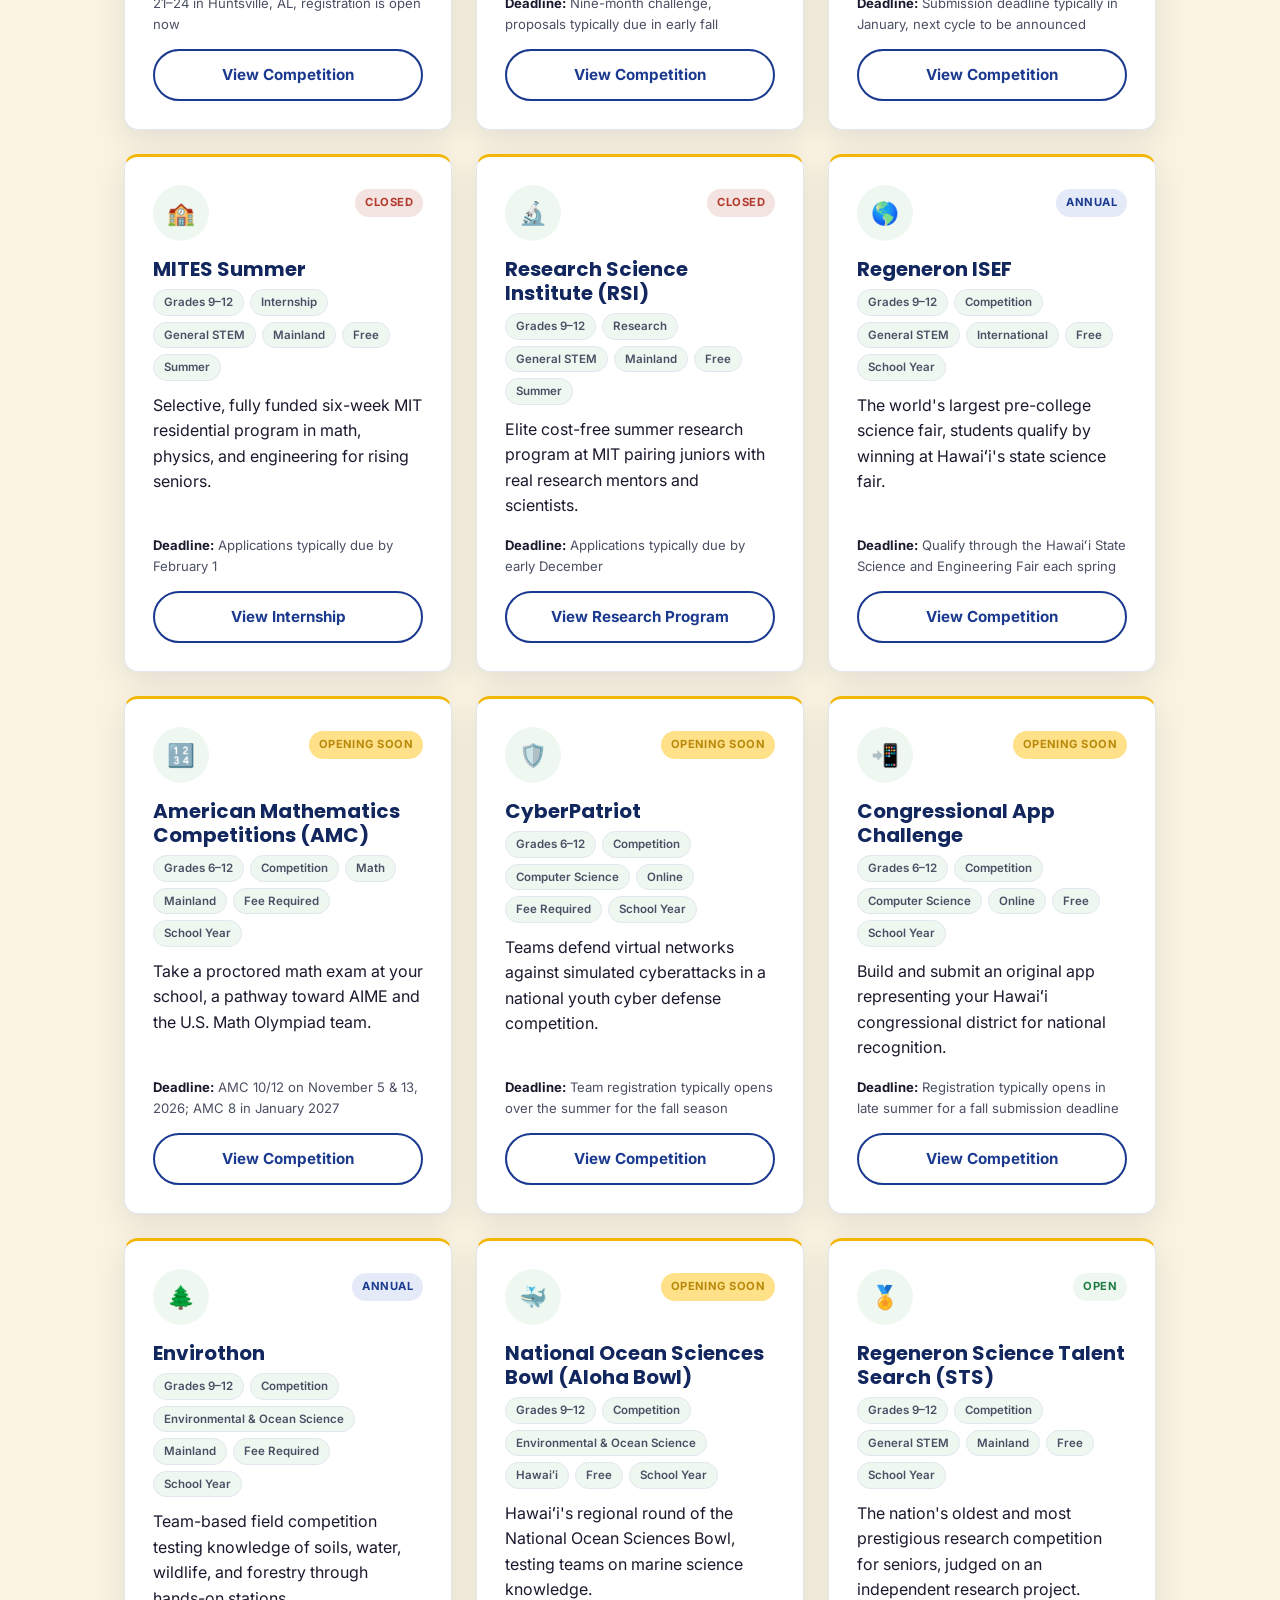
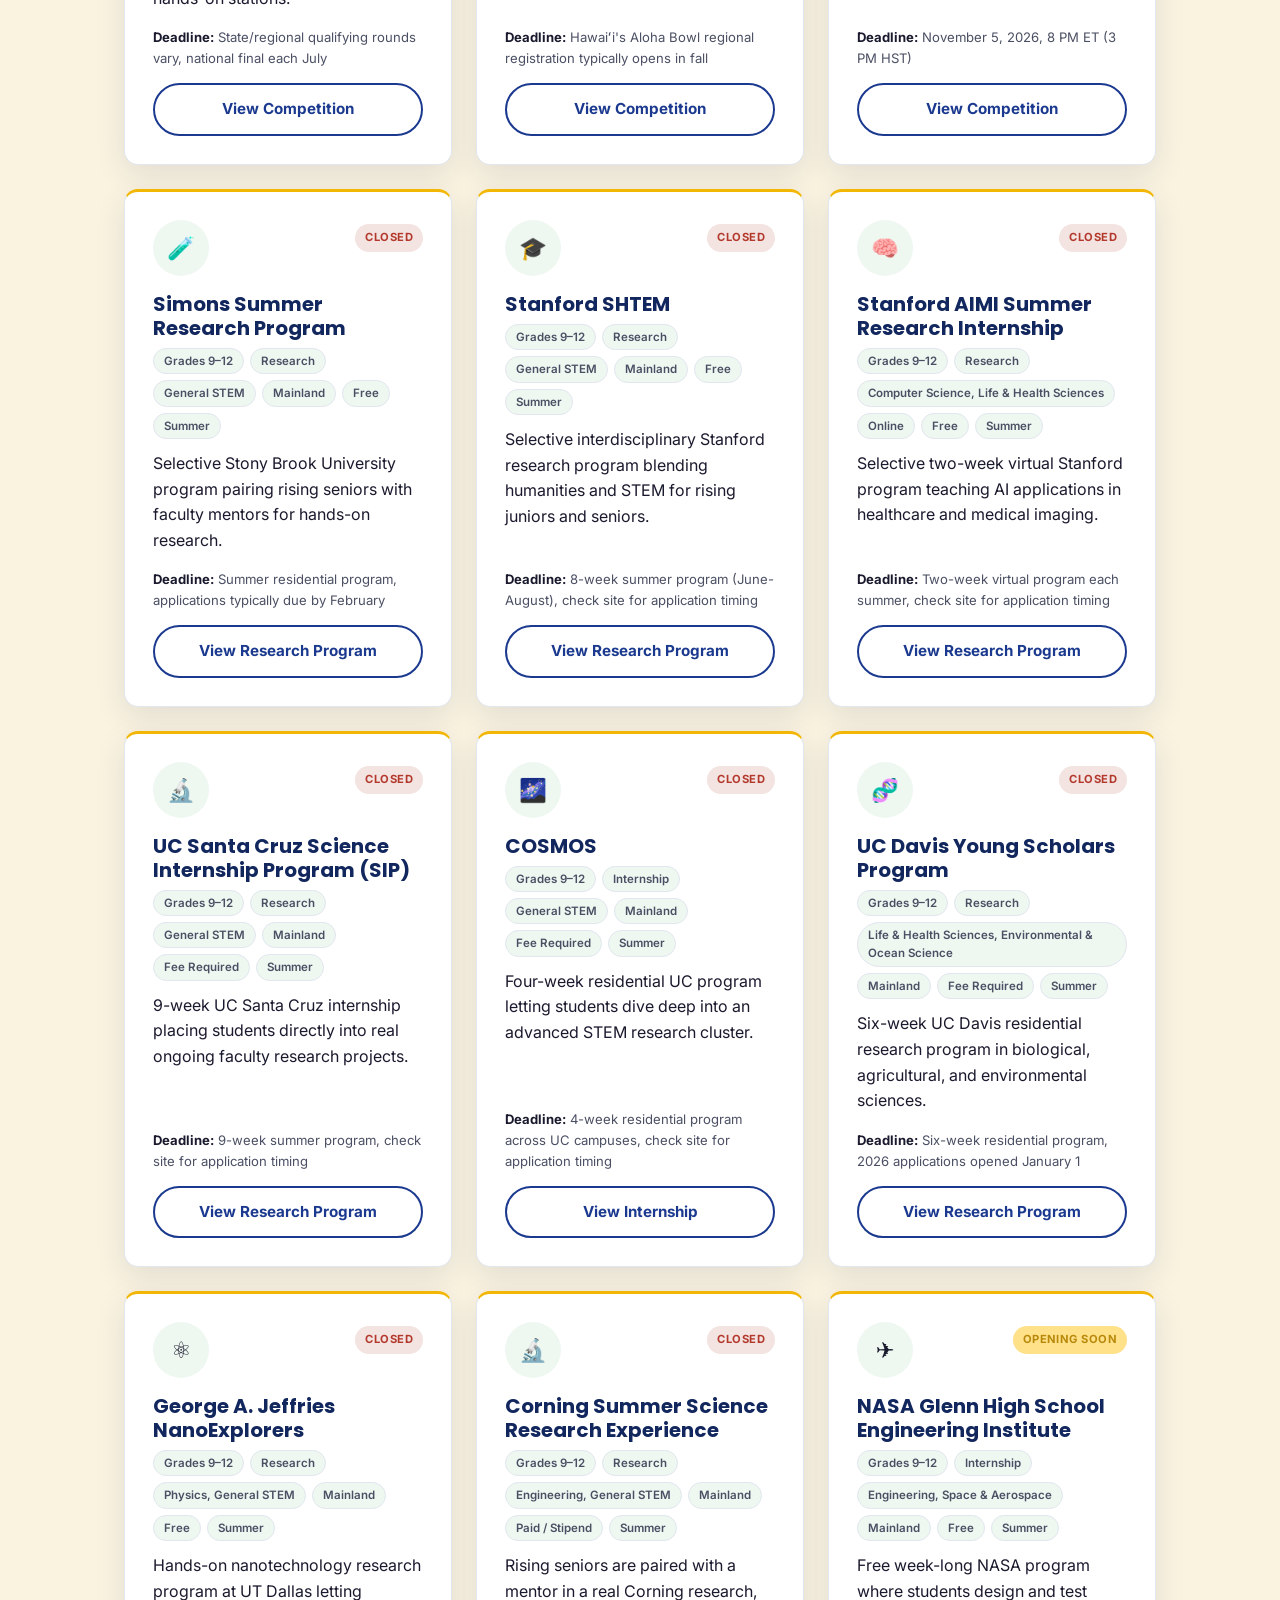
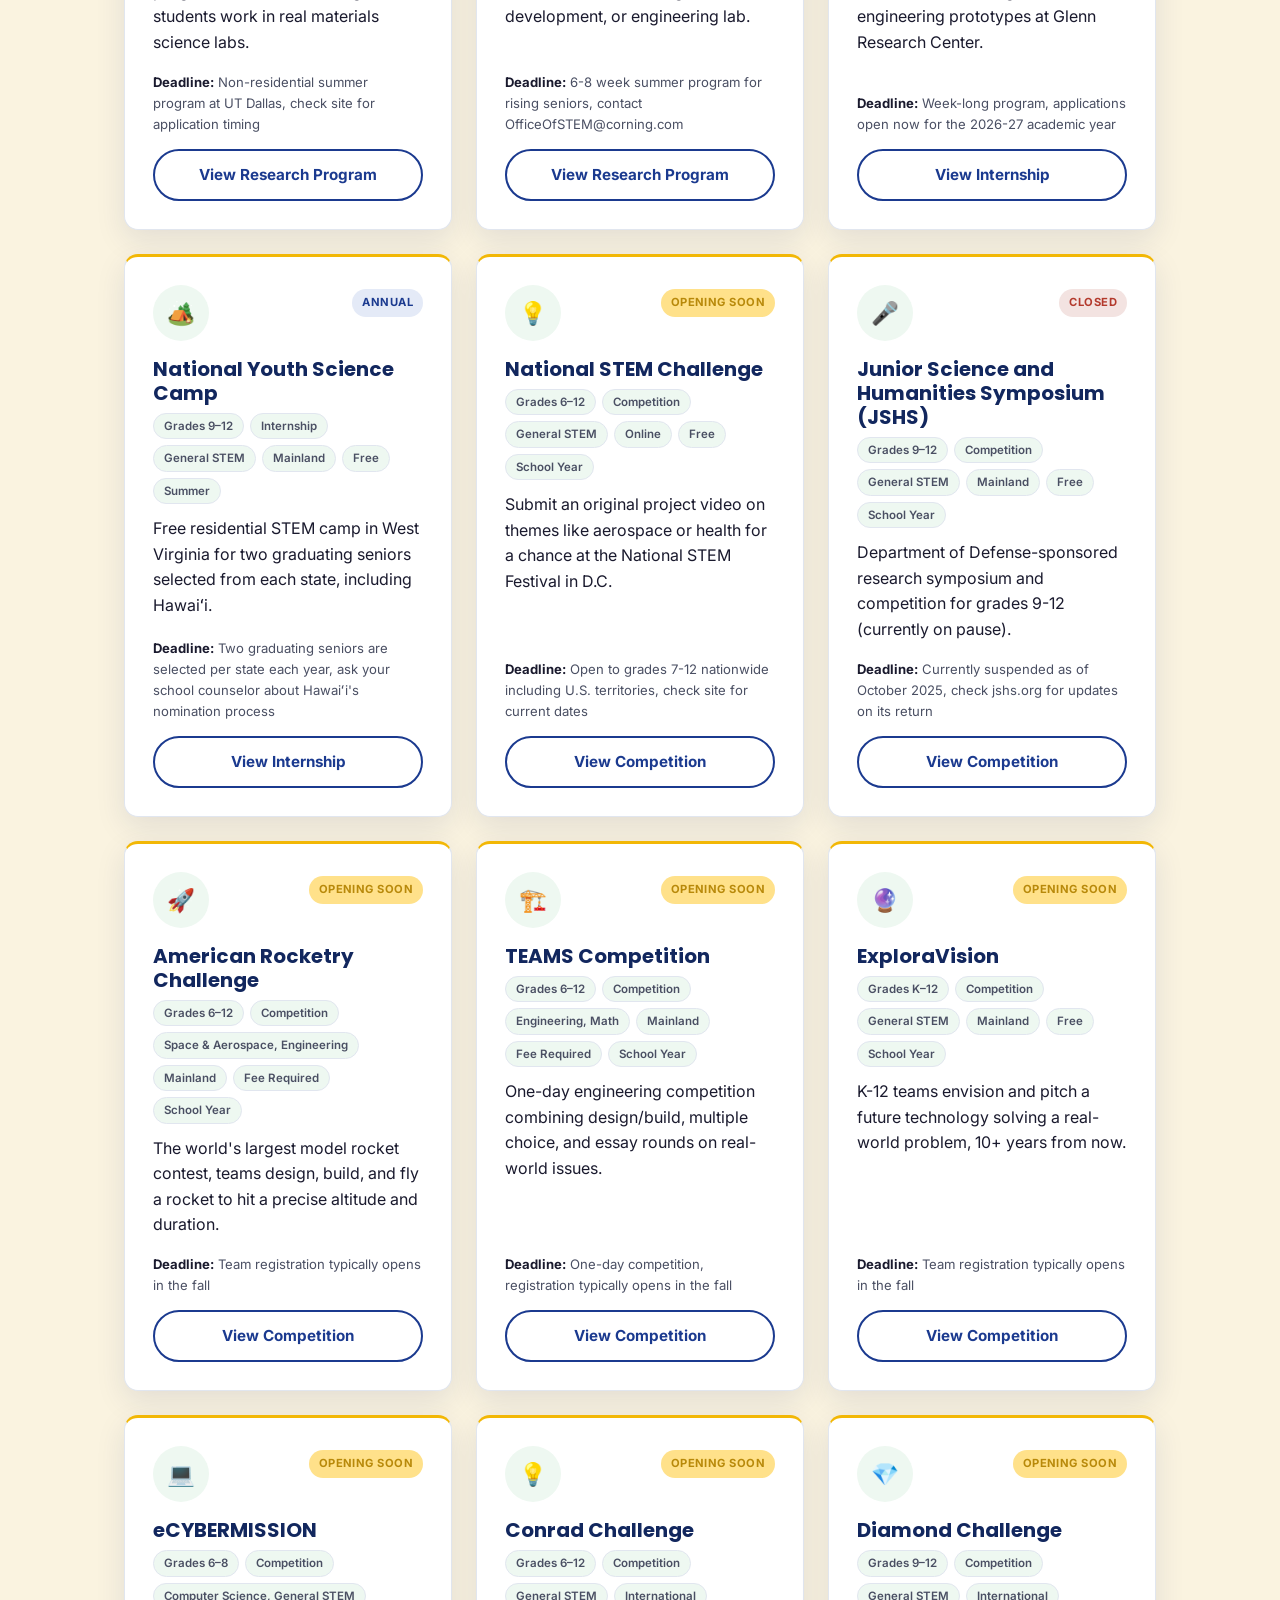
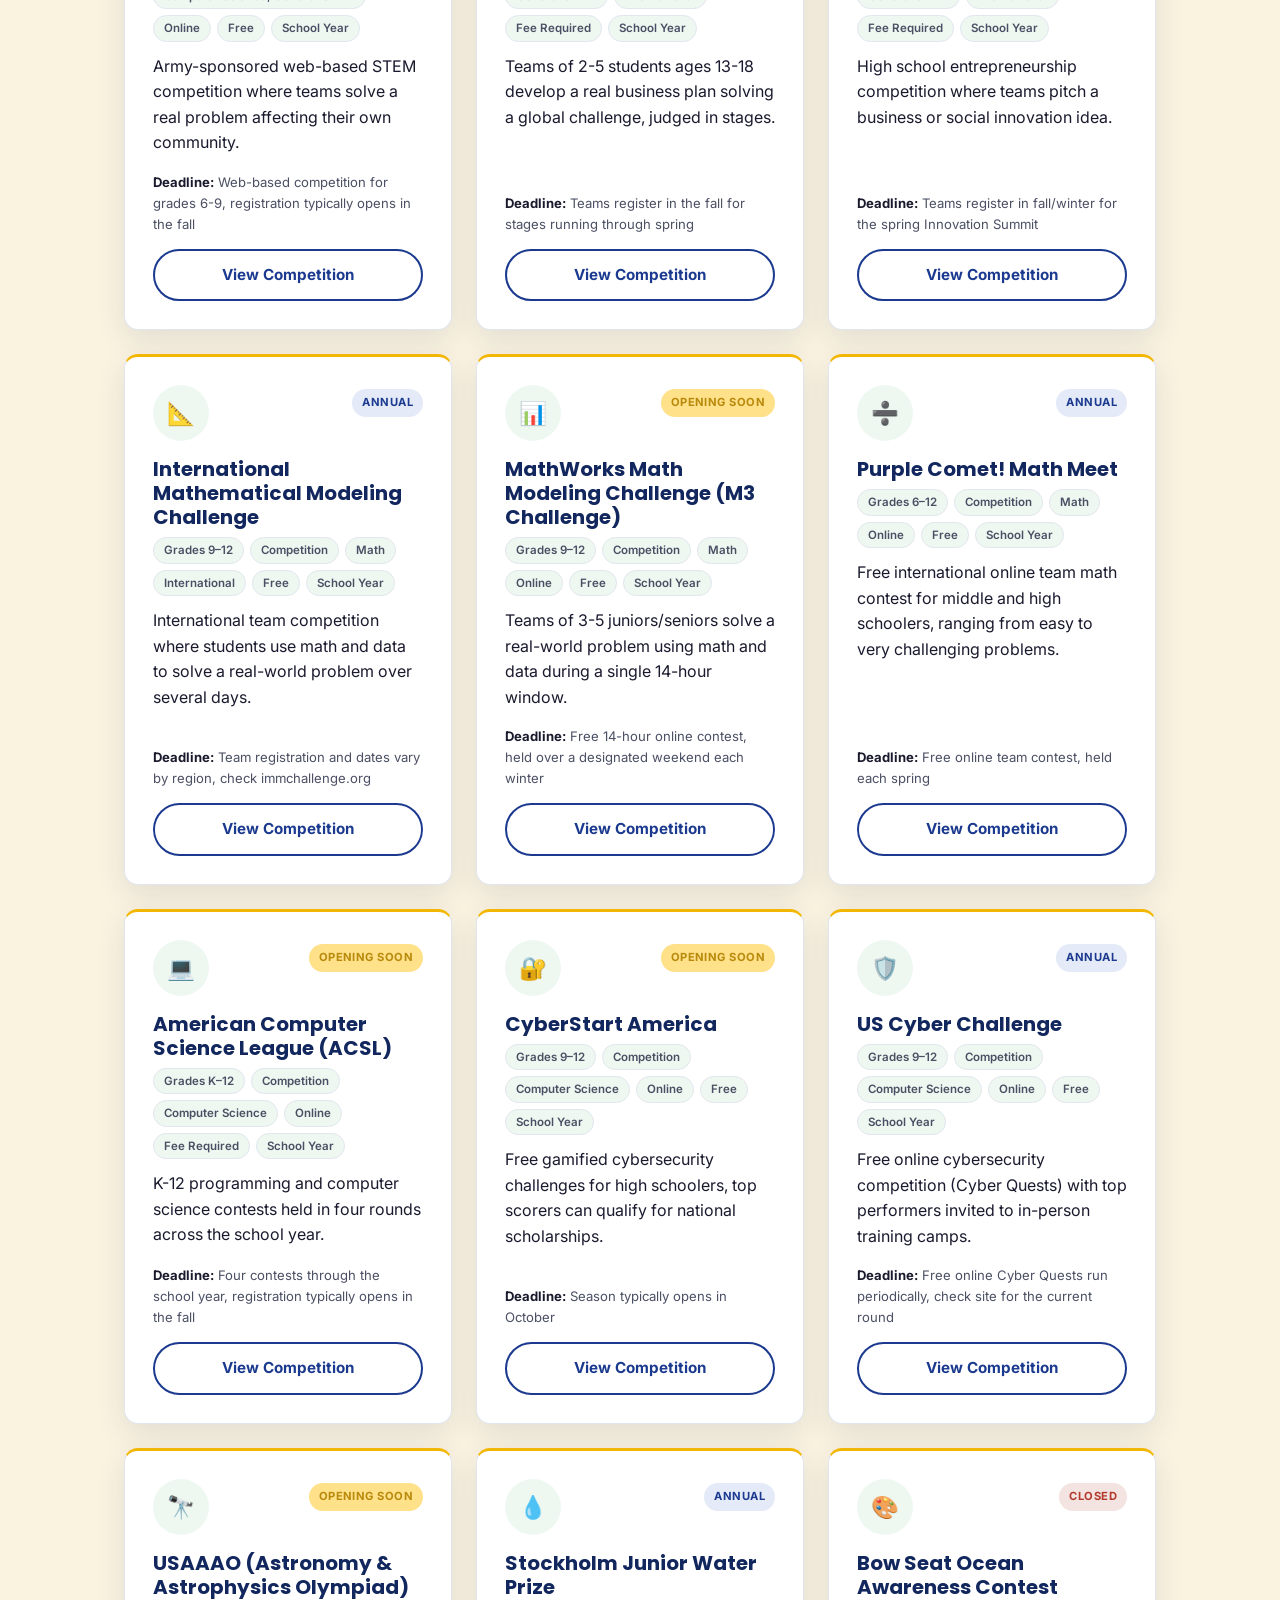
<file: opportunities.html>
<!DOCTYPE html>
<html lang="en">
<head>
  <meta charset="UTF-8">
  <meta name="viewport" content="width=device-width, initial-scale=1.0">
  <title>Opportunities: Kūkulu ʻIke</title>
  <meta name="description" content="Explore STEM competitions, programs, and opportunities students can pursue, curated by Kūkulu ʻIke.">
  <link rel="icon" href="images/favicon.svg" type="image/svg+xml">
  <link rel="preconnect" href="https://fonts.googleapis.com">
  <link rel="preconnect" href="https://fonts.gstatic.com" crossorigin>
  <link href="https://fonts.googleapis.com/css2?family=Poppins:wght@600;700;800&family=Inter:wght@400;500;600;700&display=swap" rel="stylesheet">
  <link rel="stylesheet" href="css/style.css">
</head>
<body>

  <header class="site-header">
    <div class="nav-wrap">
      <a href="index.html" class="brand">
        <img src="images/logo.svg" alt="Kūkulu ʻIke logo">
        <span class="brand-text">
          <strong>Kūkulu ʻIke</strong>
          <span>From Seed to Scientist</span>
        </span>
      </a>
      <button class="nav-toggle" aria-label="Toggle menu" aria-expanded="false">
        <span></span><span></span><span></span>
      </button>
      <ul class="nav-links">
        <li><a href="index.html">Home</a></li>
        <li><a href="about.html">About</a></li>
        <li><a href="events.html">Events</a></li>
        <li><a href="opportunities.html">Opportunities</a></li>
        <li><a href="roadmap.html">Roadmap</a></li>
        <li><a href="stem-path-quiz.html">STEM Path</a></li>
        <li><a href="contact.html">Contact</a></li>
        <li><a href="events.html" class="btn btn-gold">Get Involved</a></li>
      </ul>
    </div>
  </header>

  <section class="page-hero">
    <div class="container">
      <span class="eyebrow">Opportunities</span>
      <h1>Opportunity Explorer</h1>
      <p class="lead">Competitions, programs, and mentorship opportunities students on O&#699;ahu can pursue, browse the list below and follow the link to learn more and apply.</p>
    </div>
  </section>

  <section class="section-alt">
    <div class="container">
      <div class="section-heading">
        <span class="eyebrow">Why It Matters</span>
        <h2>Why participate in STEM extracurriculars?</h2>
        <p>Beyond the trophy or certificate, these programs change how students see themselves, and open doors a classroom alone can&rsquo;t.</p>
      </div>
      <div class="values-grid four-col">
        <div class="value-item">
          <div class="value-icon">🚀</div>
          <h3>Explore Real Careers</h3>
          <p>See what scientists, engineers, and researchers actually do before you commit to a major or career path.</p>
        </div>
        <div class="value-item">
          <div class="value-icon">🛠️</div>
          <h3>Build Real Skills</h3>
          <p>Coding, building, testing, presenting: extracurriculars teach hands-on skills classrooms alone don&rsquo;t always cover.</p>
        </div>
        <div class="value-item">
          <div class="value-icon">🎓</div>
          <h3>Stand Out in Applications</h3>
          <p>Competitions, research, and leadership roles give college applications and scholarships real substance.</p>
        </div>
        <div class="value-item">
          <div class="value-icon">🤝</div>
          <h3>Find Your People</h3>
          <p>Meet mentors, teammates, and friends who share your curiosity, STEM is more fun with a team behind you.</p>
        </div>
      </div>
    </div>
  </section>

  <section class="section-alt">
    <div class="container">
      <div class="matcher-card" id="opportunityMatcher">
        <div class="matcher-intro">
          <span class="eyebrow">Not Sure Where to Start?</span>
          <h2>Find Your Match</h2>
          <p>Answer three quick questions and we&rsquo;ll point you to opportunities that fit.</p>
        </div>

        <div class="matcher-progress" aria-hidden="true">
          <span class="matcher-progress-dot" data-step="1"></span>
          <span class="matcher-progress-dot" data-step="2"></span>
          <span class="matcher-progress-dot" data-step="3"></span>
        </div>
        <p class="matcher-step-label" id="matcherStepLabel" aria-live="polite">Step 1 of 3</p>

        <div class="matcher-step" data-step="1">
          <h3>What grade are you in?</h3>
          <div class="matcher-options" data-question="grade">
            <button type="button" class="matcher-option" data-value="elementary">
              <span class="matcher-option-icon" aria-hidden="true">🌱</span>
              <span>Elementary School</span>
            </button>
            <button type="button" class="matcher-option" data-value="middle">
              <span class="matcher-option-icon" aria-hidden="true">🌿</span>
              <span>Middle School</span>
            </button>
            <button type="button" class="matcher-option" data-value="high">
              <span class="matcher-option-icon" aria-hidden="true">🌳</span>
              <span>High School</span>
            </button>
          </div>
        </div>

        <div class="matcher-step" data-step="2" hidden>
          <button type="button" class="matcher-back">&larr; Back</button>
          <h3>What are you into?</h3>
          <p class="matcher-substep-note">Pick as many as you like, or none if you&rsquo;re not sure yet.</p>
          <div class="matcher-options matcher-options-multi" id="matcherFieldOptions" data-question="field"></div>
          <button type="button" class="btn btn-primary matcher-continue" id="matcherFieldContinue">Continue</button>
        </div>

        <div class="matcher-step" data-step="3" hidden>
          <button type="button" class="matcher-back">&larr; Back</button>
          <h3>What are you looking for?</h3>
          <div class="matcher-options" data-question="type">
            <button type="button" class="matcher-option" data-value="competition">
              <span class="matcher-option-icon" aria-hidden="true">🏆</span>
              <span>Competing Against Other Students</span>
            </button>
            <button type="button" class="matcher-option" data-value="internship">
              <span class="matcher-option-icon" aria-hidden="true">💼</span>
              <span>Real-World Work Experience</span>
            </button>
            <button type="button" class="matcher-option" data-value="research">
              <span class="matcher-option-icon" aria-hidden="true">🔬</span>
              <span>Independent Research</span>
            </button>
            <button type="button" class="matcher-option" data-value="scholarship">
              <span class="matcher-option-icon" aria-hidden="true">💰</span>
              <span>Scholarships &amp; Funding</span>
            </button>
            <button type="button" class="matcher-option" data-value="mentors">
              <span class="matcher-option-icon" aria-hidden="true">🧑‍🏫</span>
              <span>Mentorship</span>
            </button>
          </div>
        </div>

        <div class="matcher-step matcher-results" data-step="results" hidden>
          <h3>Your Matches</h3>
          <p class="matcher-results-note" id="matcherResultsNote"></p>
          <div class="card-grid" id="matcherResultsGrid"></div>
          <button type="button" class="btn btn-outline matcher-restart" id="matcherRestart">Start Over</button>
        </div>
      </div>

      <div class="section-heading">
        <span class="eyebrow">Browse Everything</span>
        <h2>All Opportunities</h2>
      </div>

      <div class="opp-search-row">
        <label for="opportunitySearch" class="visually-hidden">Search opportunities by name or keyword</label>
        <input type="search" id="opportunitySearch" class="opp-search-input" placeholder="Search opportunities by name or keyword&hellip;">
        <button type="button" class="btn btn-outline opp-reset-btn" id="opportunityResetBtn">Clear All Filters</button>
      </div>

      <div class="opp-filters">
        <div class="opp-filter-row">
          <span class="opp-filter-label">Type</span>
          <div class="opp-filter-chips" id="typeFilterChips" role="group" aria-label="Filter by opportunity type">
            <button type="button" class="filter-chip active" aria-pressed="true" data-filter-row="type" data-value="all">All</button>
            <button type="button" class="filter-chip" aria-pressed="false" data-filter-row="type" data-value="competition">Competition</button>
            <button type="button" class="filter-chip" aria-pressed="false" data-filter-row="type" data-value="internship">Internship</button>
            <button type="button" class="filter-chip" aria-pressed="false" data-filter-row="type" data-value="research">Research</button>
            <button type="button" class="filter-chip" aria-pressed="false" data-filter-row="type" data-value="scholarship">Scholarship</button>
            <button type="button" class="filter-chip" aria-pressed="false" data-filter-row="type" data-value="mentors">Mentors</button>
          </div>
        </div>
        <div class="opp-filter-row">
          <span class="opp-filter-label">Field of interest</span>
          <div class="opp-filter-chips" id="fieldFilterChips" role="group" aria-label="Filter by field of interest">
            <button type="button" class="filter-chip active" aria-pressed="true" data-filter-row="field" data-value="all">All</button>
          </div>
        </div>
        <div class="opp-filter-row">
          <span class="opp-filter-label">Grade level</span>
          <div class="opp-filter-chips" id="gradeFilterChips" role="group" aria-label="Filter by grade level">
            <button type="button" class="filter-chip active" aria-pressed="true" data-filter-row="grade" data-value="all">All</button>
            <button type="button" class="filter-chip" aria-pressed="false" data-filter-row="grade" data-value="elementary">Elementary School</button>
            <button type="button" class="filter-chip" aria-pressed="false" data-filter-row="grade" data-value="middle">Middle School</button>
            <button type="button" class="filter-chip" aria-pressed="false" data-filter-row="grade" data-value="high">High School</button>
          </div>
        </div>
        <div class="opp-filter-row">
          <span class="opp-filter-label">Location</span>
          <div class="opp-filter-chips" id="locationFilterChips" role="group" aria-label="Filter by location">
            <button type="button" class="filter-chip active" aria-pressed="true" data-filter-row="location" data-value="all">All</button>
            <button type="button" class="filter-chip" aria-pressed="false" data-filter-row="location" data-value="hawaii">Hawai&#699;i</button>
            <button type="button" class="filter-chip" aria-pressed="false" data-filter-row="location" data-value="mainland">Mainland</button>
            <button type="button" class="filter-chip" aria-pressed="false" data-filter-row="location" data-value="online">Online</button>
            <button type="button" class="filter-chip" aria-pressed="false" data-filter-row="location" data-value="international">International</button>
          </div>
        </div>
        <div class="opp-filter-row">
          <span class="opp-filter-label">Cost</span>
          <div class="opp-filter-chips" id="costFilterChips" role="group" aria-label="Filter by cost">
            <button type="button" class="filter-chip active" aria-pressed="true" data-filter-row="cost" data-value="all">All</button>
            <button type="button" class="filter-chip" aria-pressed="false" data-filter-row="cost" data-value="free">Free</button>
            <button type="button" class="filter-chip" aria-pressed="false" data-filter-row="cost" data-value="paid">Paid / Stipend</button>
            <button type="button" class="filter-chip" aria-pressed="false" data-filter-row="cost" data-value="fee">Fee Required</button>
          </div>
        </div>
        <div class="opp-filter-row">
          <span class="opp-filter-label">Season</span>
          <div class="opp-filter-chips" id="seasonFilterChips" role="group" aria-label="Filter by season">
            <button type="button" class="filter-chip active" aria-pressed="true" data-filter-row="season" data-value="all">All</button>
            <button type="button" class="filter-chip" aria-pressed="false" data-filter-row="season" data-value="summer">Summer</button>
            <button type="button" class="filter-chip" aria-pressed="false" data-filter-row="season" data-value="school-year">School Year</button>
            <button type="button" class="filter-chip" aria-pressed="false" data-filter-row="season" data-value="ongoing">Rolling / Ongoing</button>
          </div>
        </div>
      </div>

      <p class="opp-result-count" id="opportunityCount" aria-live="polite">Showing 100 opportunities</p>

      <div class="card-grid" id="opportunityGrid"></div>

      <p class="opportunities-empty" id="opportunitiesEmpty">No opportunities match your filters. Try clearing a filter or searching a different keyword.</p>

      <p class="opportunities-disclaimer">Opportunities listed here are shared as informational resources for students. Unless otherwise stated, K&#363;kulu &#699;Ike is not affiliated with or endorsed by the organizations listed. Program details, deadlines, and eligibility requirements may change, please visit the linked official websites for the most current information.</p>
    </div>
  </section>

  <section class="section-alt">
    <div class="container">
      <div class="cta-banner">
        <h2>Know an opportunity we should add?</h2>
        <p>If you know of a great STEM competition, program, or scholarship for O&#699;ahu students, let us know and we&rsquo;ll add it here.</p>
        <div class="btn-row">
          <a href="contact.html" class="btn btn-gold">Suggest an Opportunity</a>
        </div>
      </div>
    </div>
  </section>

  <footer class="site-footer">
    <div class="container">
      <div class="footer-grid">
        <div>
          <div class="footer-brand">
            <img src="images/logo.svg" alt="">
            <strong>K&#363;kulu &#699;Ike</strong>
          </div>
          <p>A student-led STEM outreach initiative on O&#699;ahu connecting local students with scientists and engineers, from seed to scientist.</p>
        </div>
        <div>
          <h4>Explore</h4>
          <ul>
            <li><a href="about.html">About / Mission</a></li>
            <li><a href="events.html">Events</a></li>
            <li><a href="opportunities.html">Opportunities</a></li>
            <li><a href="roadmap.html">Roadmap</a></li>
          </ul>
        </div>
        <div>
          <h4>Connect</h4>
          <ul>
            <li><a href="contact.html">Contact / Get Involved</a></li>
            <li><a href="mailto:kukulu.ike.moanalua@gmail.com">kukulu.ike.moanalua@gmail.com</a></li>
            <li><a href="https://www.instagram.com/kukuluikeinitiative" target="_blank" rel="noopener">Instagram: @kukuluikeinitiative</a></li>
          </ul>
        </div>
      </div>
      <div class="footer-bottom">
        &copy; 2026 K&#363;kulu &#699;Ike. All rights reserved.
      </div>
    </div>
  </footer>

  <script src="js/main.js"></script>
  <script src="js/opportunities-data.js"></script>
  <script src="js/opportunities.js"></script>
  <script src="js/opportunity-matcher.js"></script>
</body>
</html>
</file>
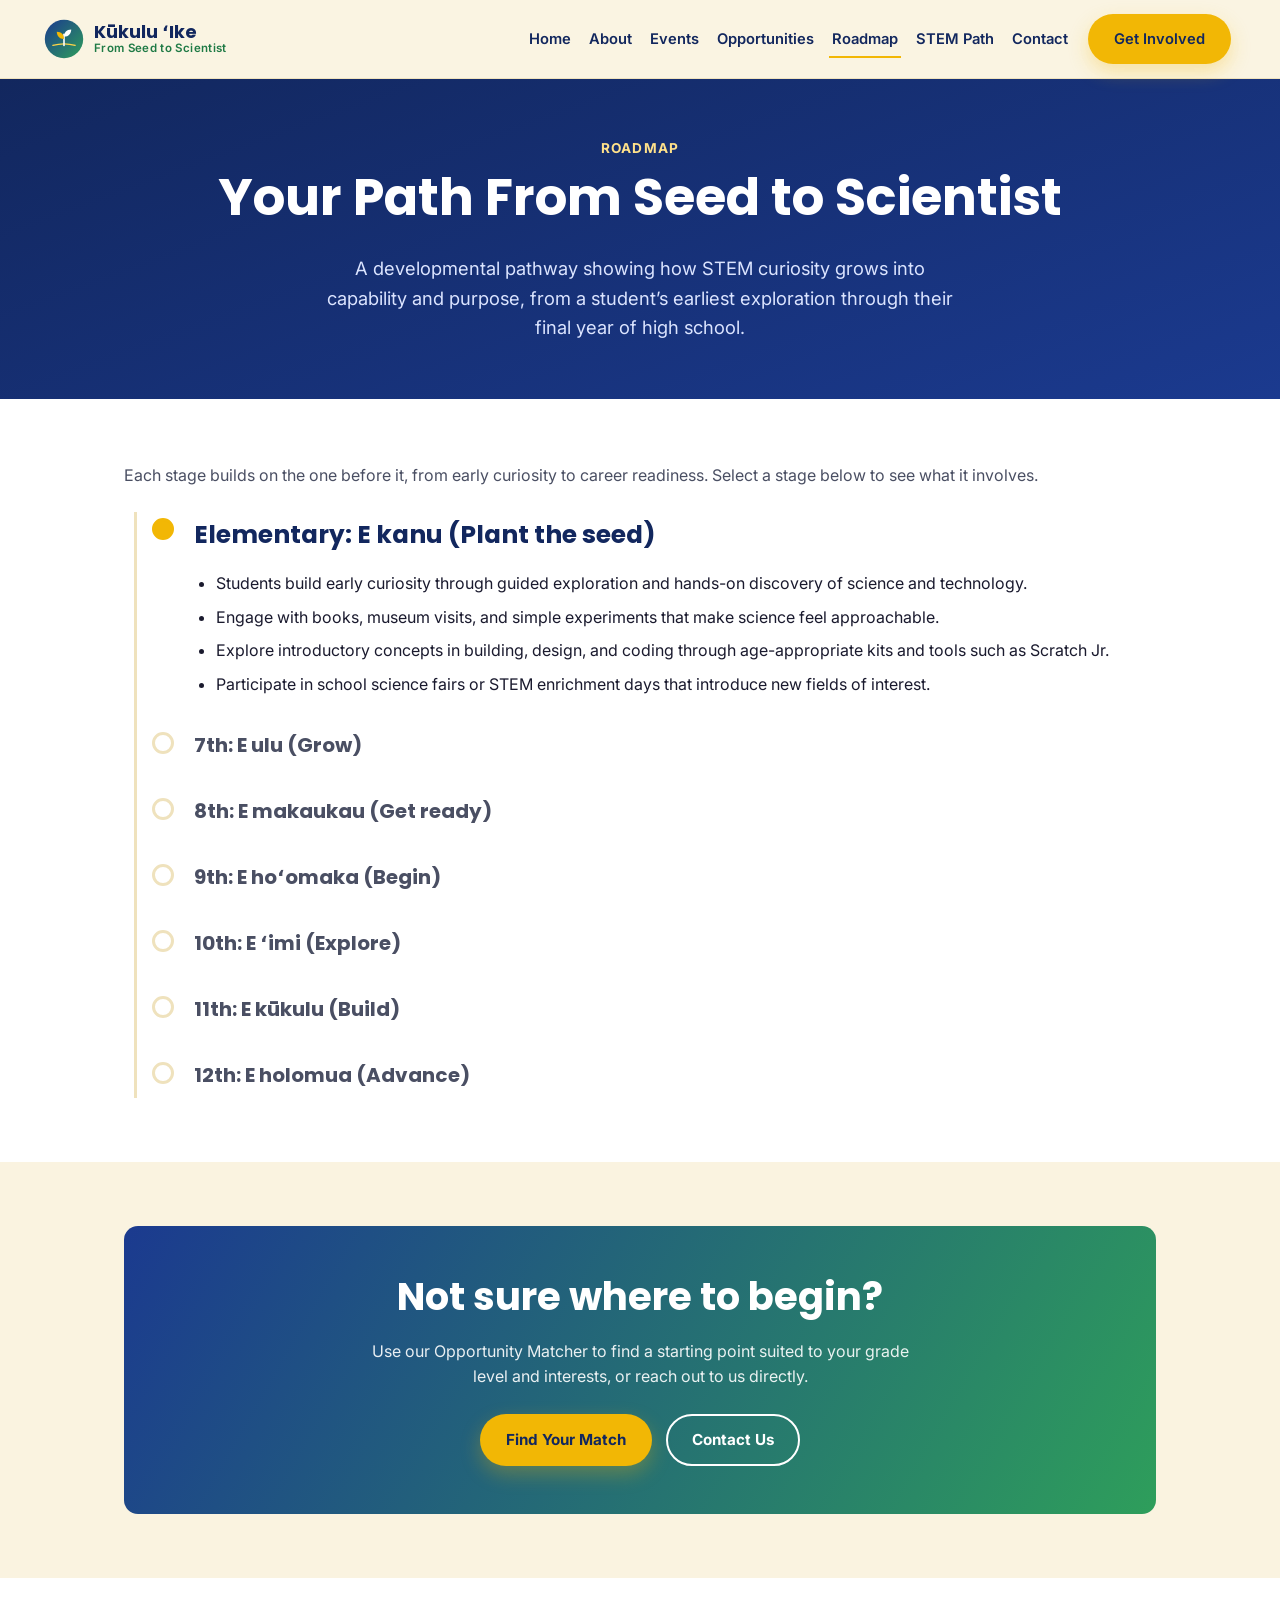
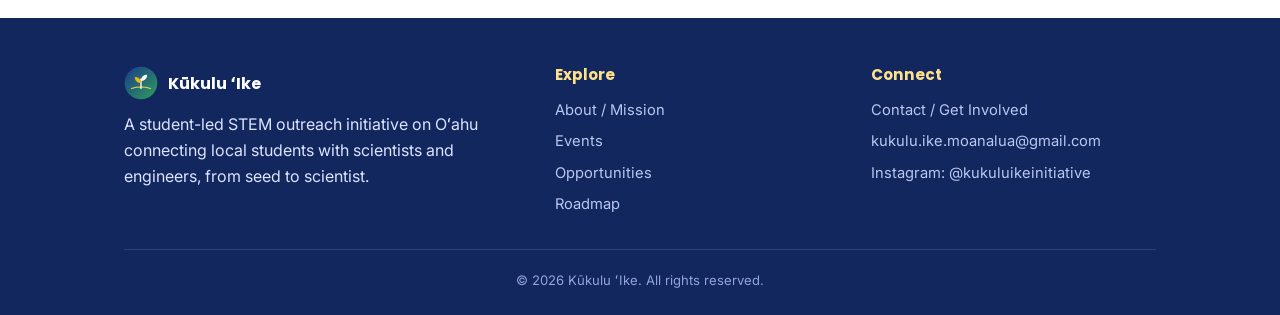
<file: roadmap.html>
<!DOCTYPE html>
<html lang="en">
<head>
  <meta charset="UTF-8">
  <meta name="viewport" content="width=device-width, initial-scale=1.0">
  <title>Roadmap: Kūkulu ʻIke</title>
  <meta name="description" content="A grade-by-grade STEM roadmap from elementary through 12th grade, from Kūkulu ʻIke.">
  <link rel="icon" href="images/favicon.svg" type="image/svg+xml">
  <link rel="preconnect" href="https://fonts.googleapis.com">
  <link rel="preconnect" href="https://fonts.gstatic.com" crossorigin>
  <link href="https://fonts.googleapis.com/css2?family=Poppins:wght@600;700;800&family=Inter:wght@400;500;600;700&display=swap" rel="stylesheet">
  <link rel="stylesheet" href="css/style.css">
</head>
<body>

  <header class="site-header">
    <div class="nav-wrap">
      <a href="index.html" class="brand">
        <img src="images/logo.svg" alt="Kūkulu ʻIke logo">
        <span class="brand-text">
          <strong>Kūkulu ʻIke</strong>
          <span>From Seed to Scientist</span>
        </span>
      </a>
      <button class="nav-toggle" aria-label="Toggle menu" aria-expanded="false">
        <span></span><span></span><span></span>
      </button>
      <ul class="nav-links">
        <li><a href="index.html">Home</a></li>
        <li><a href="about.html">About</a></li>
        <li><a href="events.html">Events</a></li>
        <li><a href="opportunities.html">Opportunities</a></li>
        <li><a href="roadmap.html">Roadmap</a></li>
        <li><a href="stem-path-quiz.html">STEM Path</a></li>
        <li><a href="contact.html">Contact</a></li>
        <li><a href="events.html" class="btn btn-gold">Get Involved</a></li>
      </ul>
    </div>
  </header>

  <section class="page-hero">
    <div class="container">
      <span class="eyebrow">Roadmap</span>
      <h1>Your Path From Seed to Scientist</h1>
      <p class="lead">A developmental pathway showing how STEM curiosity grows into capability and purpose, from a student&rsquo;s earliest exploration through their final year of high school.</p>
    </div>
  </section>

  <section>
    <div class="container">
      <p class="roadmap-intro">Each stage builds on the one before it, from early curiosity to career readiness. Select a stage below to see what it involves.</p>

      <div class="roadmap-list" id="roadmapList">
        <div class="roadmap-item is-active">
          <span class="roadmap-dot" aria-hidden="true"></span>
          <div class="roadmap-content">
            <button type="button" class="roadmap-toggle" aria-expanded="true" aria-controls="roadmap-elementary">Elementary: E kanu (Plant the seed)</button>
            <ul class="roadmap-details" id="roadmap-elementary">
              <li>Students build early curiosity through guided exploration and hands-on discovery of science and technology.</li>
              <li>Engage with books, museum visits, and simple experiments that make science feel approachable.</li>
              <li>Explore introductory concepts in building, design, and coding through age-appropriate kits and tools such as Scratch Jr.</li>
              <li>Participate in school science fairs or STEM enrichment days that introduce new fields of interest.</li>
            </ul>
          </div>
        </div>

        <div class="roadmap-item">
          <span class="roadmap-dot" aria-hidden="true"></span>
          <div class="roadmap-content">
            <button type="button" class="roadmap-toggle" aria-expanded="false" aria-controls="roadmap-7th">7th: E ulu (Grow)</button>
            <ul class="roadmap-details" id="roadmap-7th" hidden>
              <li>Students develop foundational STEM skills while exploring a range of scientific and technical disciplines.</li>
              <li>Join school-based STEM programs such as a science club, math team, or robotics team.</li>
              <li>Gain first exposure to structured competition through programs like MATHCOUNTS or Science Olympiad Division B.</li>
              <li>Build early technical literacy through introductory coding platforms such as Scratch or Code.org.</li>
            </ul>
          </div>
        </div>

        <div class="roadmap-item">
          <span class="roadmap-dot" aria-hidden="true"></span>
          <div class="roadmap-content">
            <button type="button" class="roadmap-toggle" aria-expanded="false" aria-controls="roadmap-8th">8th: E makaukau (Get ready)</button>
            <ul class="roadmap-details" id="roadmap-8th" hidden>
              <li>Students strengthen core STEM skills and begin connecting classroom learning to real-world applications.</li>
              <li>Pursue rigorous coursework in mathematics and science to build a strong academic foundation.</li>
              <li>Compete in established programs such as Science Olympiad, FIRST LEGO League, or a regional math league.</li>
              <li>Research high school STEM programs and plan a course schedule aligned with emerging interests.</li>
            </ul>
          </div>
        </div>

        <div class="roadmap-item">
          <span class="roadmap-dot" aria-hidden="true"></span>
          <div class="roadmap-content">
            <button type="button" class="roadmap-toggle" aria-expanded="false" aria-controls="roadmap-9th">9th: E ho&#699;omaka (Begin)</button>
            <ul class="roadmap-details" id="roadmap-9th" hidden>
              <li>Students establish a strong foundation in high school STEM through structured coursework and early involvement.</li>
              <li>Join a STEM-focused club or team to build technical experience and community connections.</li>
              <li>Explore beginner-friendly opportunities through the <a href="opportunities.html">Opportunity Explorer</a>, such as FIRST Tech Challenge or Science Olympiad.</li>
              <li>Start keeping your own record of volunteer hours and activities as part of a growing STEM profile.</li>
            </ul>
          </div>
        </div>

        <div class="roadmap-item">
          <span class="roadmap-dot" aria-hidden="true"></span>
          <div class="roadmap-content">
            <button type="button" class="roadmap-toggle" aria-expanded="false" aria-controls="roadmap-10th">10th: E &#699;imi (Explore)</button>
            <ul class="roadmap-details" id="roadmap-10th" hidden>
              <li>Students pursue deeper exploration of specific STEM interests through hands-on projects and applied learning.</li>
              <li>Take on leadership responsibilities within a club, team, or ongoing project.</li>
              <li>Gain early research or internship exposure through programs such as the PISCES STEM Program.</li>
              <li>Connect with mentors to better understand professional STEM pathways and career expectations.</li>
            </ul>
          </div>
        </div>

        <div class="roadmap-item">
          <span class="roadmap-dot" aria-hidden="true"></span>
          <div class="roadmap-content">
            <button type="button" class="roadmap-toggle" aria-expanded="false" aria-controls="roadmap-11th">11th: E k&#363;kulu (Build)</button>
            <ul class="roadmap-details" id="roadmap-11th" hidden>
              <li>Students undertake advanced, self-directed projects that reflect growing technical skill and independence.</li>
              <li>Compete at a higher level through regional or state competitions and science fairs.</li>
              <li>Engage in independent research, such as through a structured program like Polygence.</li>
              <li>Begin researching postsecondary programs and institutions aligned with academic and career goals.</li>
            </ul>
          </div>
        </div>

        <div class="roadmap-item">
          <span class="roadmap-dot" aria-hidden="true"></span>
          <div class="roadmap-content">
            <button type="button" class="roadmap-toggle" aria-expanded="false" aria-controls="roadmap-12th">12th: E holomua (Advance)</button>
            <ul class="roadmap-details" id="roadmap-12th" hidden>
              <li>Students apply accumulated knowledge and experience to prepare for postsecondary STEM education or careers.</li>
              <li>Represent their STEM growth through college applications, portfolios, and personal essays.</li>
              <li>Mentor younger students, extending the K&#363;kulu &#699;Ike cycle of learning to the next generation.</li>
              <li>Finalize community service records and reflect on the progression from early curiosity to career readiness.</li>
            </ul>
          </div>
        </div>
      </div>
    </div>
  </section>

  <section class="section-alt">
    <div class="container">
      <div class="cta-banner">
        <h2>Not sure where to begin?</h2>
        <p>Use our Opportunity Matcher to find a starting point suited to your grade level and interests, or reach out to us directly.</p>
        <div class="btn-row">
          <a href="opportunities.html" class="btn btn-gold">Find Your Match</a>
          <a href="contact.html" class="btn btn-outline btn-outline-white">Contact Us</a>
        </div>
      </div>
    </div>
  </section>

  <footer class="site-footer">
    <div class="container">
      <div class="footer-grid">
        <div>
          <div class="footer-brand">
            <img src="images/logo.svg" alt="">
            <strong>K&#363;kulu &#699;Ike</strong>
          </div>
          <p>A student-led STEM outreach initiative on O&#699;ahu connecting local students with scientists and engineers, from seed to scientist.</p>
        </div>
        <div>
          <h4>Explore</h4>
          <ul>
            <li><a href="about.html">About / Mission</a></li>
            <li><a href="events.html">Events</a></li>
            <li><a href="opportunities.html">Opportunities</a></li>
            <li><a href="roadmap.html">Roadmap</a></li>
          </ul>
        </div>
        <div>
          <h4>Connect</h4>
          <ul>
            <li><a href="contact.html">Contact / Get Involved</a></li>
            <li><a href="mailto:kukulu.ike.moanalua@gmail.com">kukulu.ike.moanalua@gmail.com</a></li>
            <li><a href="https://www.instagram.com/kukuluikeinitiative" target="_blank" rel="noopener">Instagram: @kukuluikeinitiative</a></li>
          </ul>
        </div>
      </div>
      <div class="footer-bottom">
        &copy; 2026 K&#363;kulu &#699;Ike. All rights reserved.
      </div>
    </div>
  </footer>

  <script src="js/main.js"></script>
  <script src="js/roadmap.js"></script>
</body>
</html>
</file>
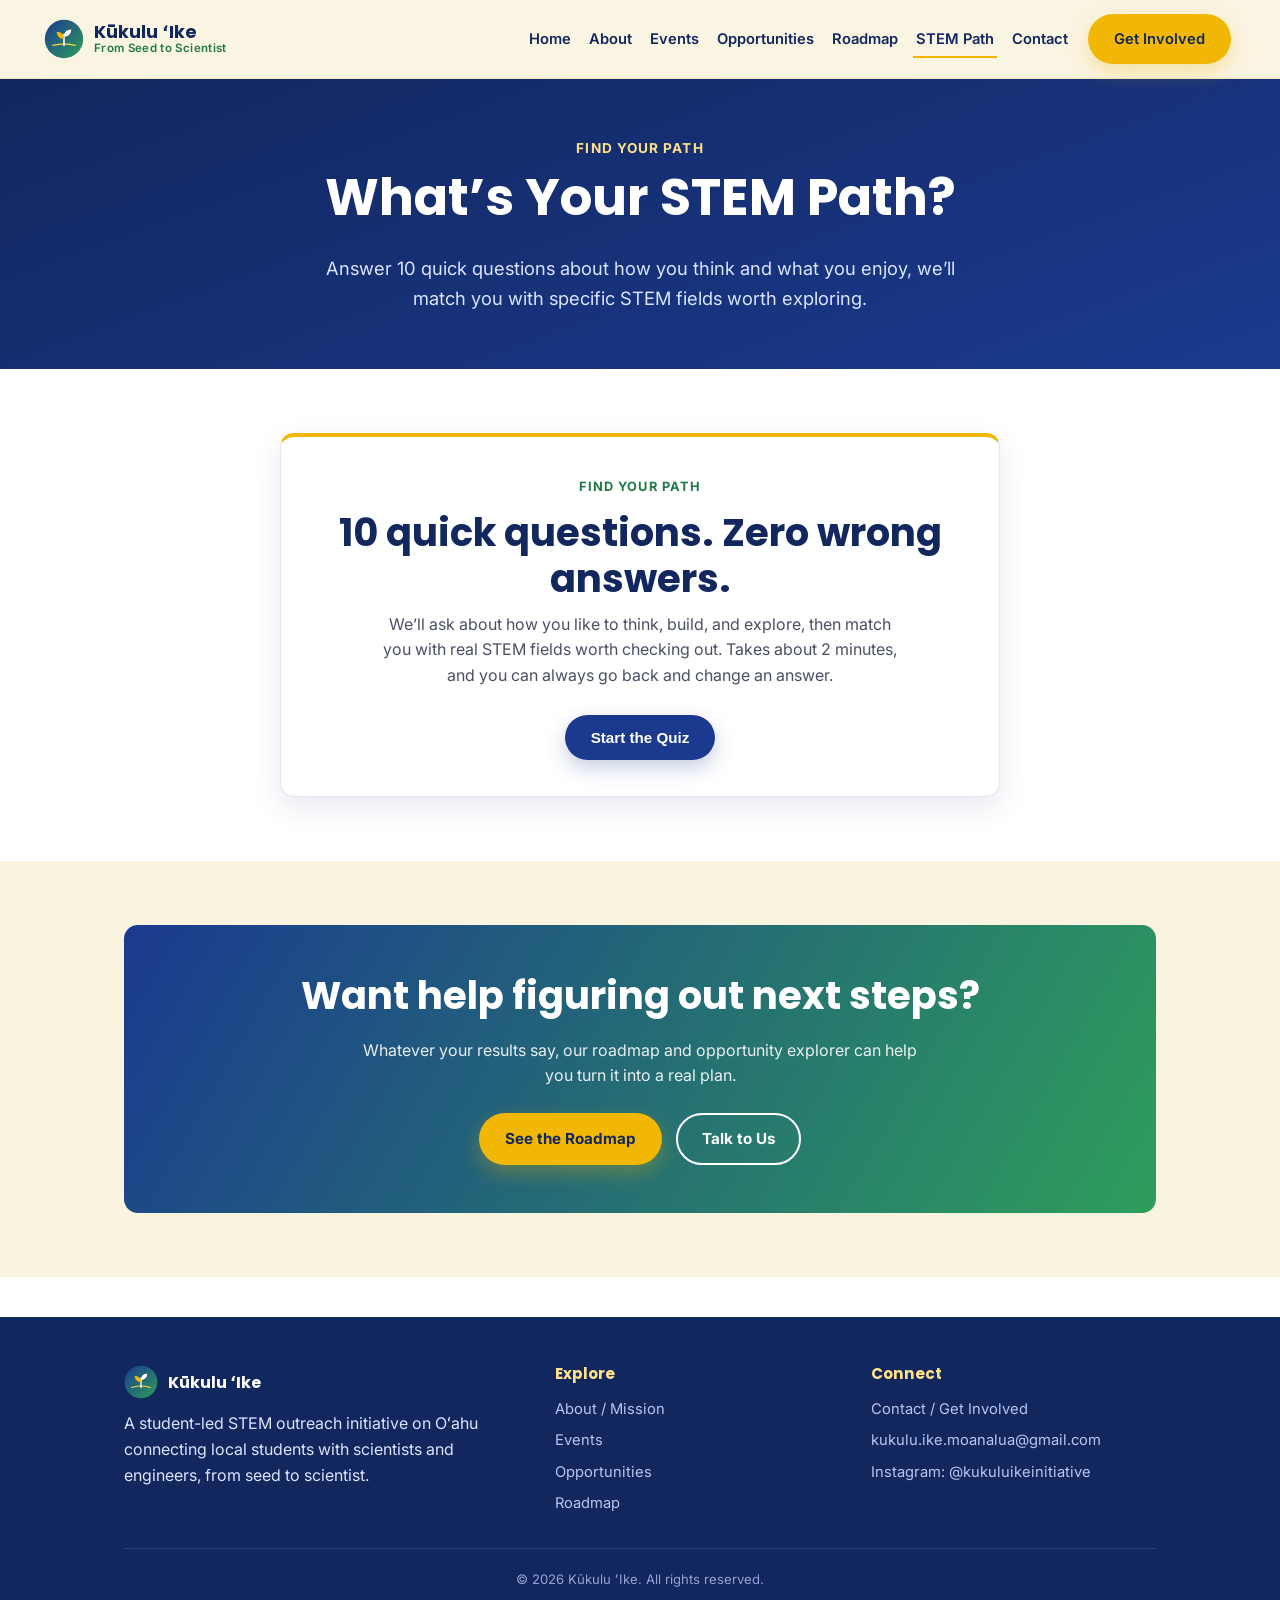
<file: stem-path-quiz.html>
<!DOCTYPE html>
<html lang="en">
<head>
  <meta charset="UTF-8">
  <meta name="viewport" content="width=device-width, initial-scale=1.0">
  <title>STEM Path Quiz: Kūkulu ʻIke</title>
  <meta name="description" content="Answer 10 quick questions and find specific STEM fields and careers that match how you think, curated for O&#699;ahu students.">
  <link rel="icon" href="images/favicon.svg" type="image/svg+xml">
  <link rel="preconnect" href="https://fonts.googleapis.com">
  <link rel="preconnect" href="https://fonts.gstatic.com" crossorigin>
  <link href="https://fonts.googleapis.com/css2?family=Poppins:wght@600;700;800&family=Inter:wght@400;500;600;700&display=swap" rel="stylesheet">
  <link rel="stylesheet" href="css/style.css">
</head>
<body>

  <header class="site-header">
    <div class="nav-wrap">
      <a href="index.html" class="brand">
        <img src="images/logo.svg" alt="Kūkulu ʻIke logo">
        <span class="brand-text">
          <strong>Kūkulu ʻIke</strong>
          <span>From Seed to Scientist</span>
        </span>
      </a>
      <button class="nav-toggle" aria-label="Toggle menu" aria-expanded="false">
        <span></span><span></span><span></span>
      </button>
      <ul class="nav-links">
        <li><a href="index.html">Home</a></li>
        <li><a href="about.html">About</a></li>
        <li><a href="events.html">Events</a></li>
        <li><a href="opportunities.html">Opportunities</a></li>
        <li><a href="roadmap.html">Roadmap</a></li>
        <li><a href="stem-path-quiz.html">STEM Path</a></li>
        <li><a href="contact.html">Contact</a></li>
        <li><a href="events.html" class="btn btn-gold">Get Involved</a></li>
      </ul>
    </div>
  </header>

  <section class="page-hero">
    <div class="container">
      <span class="eyebrow">Find Your Path</span>
      <h1>What&rsquo;s Your STEM Path?</h1>
      <p class="lead">Answer 10 quick questions about how you think and what you enjoy, we&rsquo;ll match you with specific STEM fields worth exploring.</p>
    </div>
  </section>

  <section>
    <div class="container">
      <div class="path-quiz-card" id="stemPathQuiz">

        <div class="path-quiz-intro" data-quiz-panel="intro">
          <span class="eyebrow">Find Your Path</span>
          <h2>10 quick questions. Zero wrong answers.</h2>
          <p>We&rsquo;ll ask about how you like to think, build, and explore, then match you with real STEM fields worth checking out. Takes about 2 minutes, and you can always go back and change an answer.</p>
          <button type="button" class="btn btn-primary" id="quizStartBtn">Start the Quiz</button>
        </div>

        <div class="path-quiz-flow" data-quiz-panel="quiz" hidden>
          <div class="path-quiz-progress">
            <div class="path-quiz-progress-track">
              <div class="path-quiz-progress-fill" id="quizProgressFill"></div>
            </div>
            <p class="path-quiz-progress-label" id="quizProgressLabel" aria-live="polite">Question 1 of 10</p>
          </div>

          <button type="button" class="path-quiz-back" id="quizBackBtn" hidden>&larr; Back</button>

          <h3 class="path-quiz-question-text" id="quizQuestionText" tabindex="-1"></h3>
          <div class="path-quiz-options" id="quizOptions" role="group" aria-labelledby="quizQuestionText"></div>
        </div>

        <div class="path-quiz-results" data-quiz-panel="results" hidden>
          <div class="path-quiz-seedling" aria-hidden="true">
            <svg viewBox="0 0 120 120" width="90" height="90">
              <path class="pq-stem" d="M60 105 C60 80, 60 60, 60 45" fill="none" stroke="var(--green-dark)" stroke-width="5" stroke-linecap="round"/>
              <path class="pq-leaf pq-leaf-left" d="M60 62 C40 58, 28 44, 30 28 C48 32, 60 46, 60 62 Z" fill="var(--green)"/>
              <path class="pq-leaf pq-leaf-right" d="M60 50 C80 46, 92 32, 90 16 C72 20, 60 34, 60 50 Z" fill="var(--green-light)"/>
            </svg>
          </div>
          <span class="eyebrow">Your Results</span>
          <h2 id="quizResultsHeading" tabindex="-1">Your STEM Path</h2>
          <p class="path-quiz-results-summary" id="quizResultsSummary"></p>

          <div id="quizResultsGroups"></div>

          <div class="path-quiz-results-actions">
            <button type="button" class="btn btn-outline" id="quizRetakeBtn">Retake Quiz</button>
            <a href="opportunities.html" class="btn btn-gold">See All Opportunities</a>
          </div>
        </div>

      </div>
    </div>
  </section>

  <section class="section-alt">
    <div class="container">
      <div class="cta-banner">
        <h2>Want help figuring out next steps?</h2>
        <p>Whatever your results say, our roadmap and opportunity explorer can help you turn it into a real plan.</p>
        <div class="btn-row">
          <a href="roadmap.html" class="btn btn-gold">See the Roadmap</a>
          <a href="contact.html" class="btn btn-outline btn-outline-white">Talk to Us</a>
        </div>
      </div>
    </div>
  </section>

  <footer class="site-footer">
    <div class="container">
      <div class="footer-grid">
        <div>
          <div class="footer-brand">
            <img src="images/logo.svg" alt="">
            <strong>K&#363;kulu &#699;Ike</strong>
          </div>
          <p>A student-led STEM outreach initiative on O&#699;ahu connecting local students with scientists and engineers, from seed to scientist.</p>
        </div>
        <div>
          <h4>Explore</h4>
          <ul>
            <li><a href="about.html">About / Mission</a></li>
            <li><a href="events.html">Events</a></li>
            <li><a href="opportunities.html">Opportunities</a></li>
            <li><a href="roadmap.html">Roadmap</a></li>
          </ul>
        </div>
        <div>
          <h4>Connect</h4>
          <ul>
            <li><a href="contact.html">Contact / Get Involved</a></li>
            <li><a href="mailto:kukulu.ike.moanalua@gmail.com">kukulu.ike.moanalua@gmail.com</a></li>
            <li><a href="https://www.instagram.com/kukuluikeinitiative" target="_blank" rel="noopener">Instagram: @kukuluikeinitiative</a></li>
          </ul>
        </div>
      </div>
      <div class="footer-bottom">
        &copy; 2026 K&#363;kulu &#699;Ike. All rights reserved.
      </div>
    </div>
  </footer>

  <script src="js/main.js"></script>
  <script src="js/quiz-data.js"></script>
  <script src="js/stem-quiz.js"></script>
</body>
</html>
</file>
<file: css/style.css>
/* =========================================================
   Kūkulu ʻIke — Site Stylesheet
   ---------------------------------------------------------
   Tip for beginners: this file is organized top to bottom as:
     1. Brand colors & fonts (edit colors here, they update everywhere)
     2. Reset & base styles
     3. Header / navigation
     4. Buttons & shared components (cards, badges, etc.)
     5. Hero section
     6. Page sections (About, Programs, Events, Partners, Contact)
     7. Forms
     8. Footer
     9. Responsive (mobile) adjustments
   Search for the ALL-CAPS section titles to jump around.
   ========================================================= */

/* ---------- 1. BRAND COLORS & FONTS ---------- */
:root {
  --blue: #1b3a8f;
  --blue-light: #5b8def;
  --blue-dark: #12275e;
  --green: #2e9e5b;
  --green-light: #8ed1a6;
  --green-dark: #1f7a45;
  --gold: #f2b705;
  --gold-light: #ffe18a;
  --gold-dark: #b8890a;
  --orange: #f5a623;
  --cream: #faf3e0;
  --cream-dark: #efe2bd;
  --ink: #1a1a2e;
  --ink-soft: #4a4f63;
  --bg: #ffffff;
  --bg-alt: var(--cream);
  --bg-alt-2: #eef8f1;
  --border: #e1e6ef;

  --font-heading: "Poppins", "Segoe UI", system-ui, sans-serif;
  --font-body: "Inter", "Segoe UI", system-ui, sans-serif;

  --radius: 14px;
  --shadow: 0 10px 30px rgba(18, 39, 94, 0.1);
  --max-width: 1080px;
}

/* ---------- 2. RESET & BASE ---------- */
* {
  box-sizing: border-box;
}

html {
  scroll-behavior: smooth;
}

body {
  margin: 0;
  font-family: var(--font-body);
  color: var(--ink);
  background: var(--bg);
  line-height: 1.6;
  -webkit-font-smoothing: antialiased;
}

h1, h2, h3, h4 {
  font-family: var(--font-heading);
  line-height: 1.2;
  margin: 0 0 0.5em;
  color: var(--blue-dark);
}

h1 { font-size: clamp(2rem, 5vw, 3.2rem); }
h2 { font-size: clamp(1.6rem, 3.5vw, 2.4rem); }
h3 { font-size: 1.25rem; }

p { margin: 0 0 1em; }

a { color: var(--blue); }

img, svg { max-width: 100%; display: block; }

.container {
  max-width: var(--max-width);
  margin: 0 auto;
  padding: 0 24px;
}

section {
  padding: 64px 0;
}

.section-alt {
  background: var(--bg-alt);
}

.impact-stat {
  padding: 32px 0;
  text-align: center;
  background: var(--bg-alt);
}

.impact-stat .container {
  display: flex;
  flex-direction: row;
  flex-wrap: wrap;
  justify-content: center;
  align-items: center;
  gap: 40px;
}

.impact-stat-item {
  display: flex;
  flex-direction: column;
  align-items: center;
  gap: 4px;
}

.impact-stat-divider {
  width: 1px;
  height: 44px;
  background: var(--border);
}

.impact-stat-number {
  font-family: var(--font-heading);
  font-size: clamp(2.5rem, 6vw, 3.5rem);
  font-weight: 800;
  color: var(--blue);
  line-height: 1;
}

.impact-stat-label {
  font-size: 0.9rem;
  font-weight: 700;
  text-transform: uppercase;
  letter-spacing: 0.08em;
  color: var(--ink-soft);
}

.section-heading {
  text-align: center;
  max-width: 680px;
  margin: 0 auto 40px;
}

.section-heading.align-left {
  text-align: left;
  max-width: none;
  margin: 0 0 24px;
}

.eyebrow,
.section-heading .eyebrow {
  display: inline-block;
  color: var(--green-dark);
  font-weight: 700;
  text-transform: uppercase;
  letter-spacing: 0.08em;
  font-size: 0.8rem;
  margin-bottom: 8px;
}

.roadmap-intro {
  color: var(--ink-soft);
  margin: 0 0 24px;
}

/* ---------- 3. HEADER / NAVIGATION ---------- */
.site-header {
  position: sticky;
  top: 0;
  z-index: 100;
  background: rgba(250, 243, 224, 0.92);
  backdrop-filter: blur(8px);
  border-bottom: 1px solid var(--cream-dark);
}

.nav-wrap {
  display: flex;
  align-items: center;
  justify-content: space-between;
  padding: 14px 24px;
  max-width: 1240px;
  margin: 0 auto;
}

.brand {
  display: flex;
  align-items: center;
  gap: 10px;
  text-decoration: none;
  color: var(--blue-dark);
}

.brand img { width: 40px; height: 40px; }

.brand-text {
  display: flex;
  flex-direction: column;
  line-height: 1.1;
}

.brand-text strong {
  font-family: var(--font-heading);
  font-size: 1.1rem;
}

.brand-text span {
  font-size: 0.72rem;
  color: var(--green-dark);
  font-weight: 600;
  letter-spacing: 0.03em;
}

.nav-links {
  display: flex;
  align-items: center;
  gap: 2px;
  list-style: none;
  margin: 0;
  padding: 0;
}

.nav-links a {
  text-decoration: none;
  color: var(--blue-dark);
  font-weight: 600;
  font-size: 0.92rem;
  white-space: nowrap;
  padding: 8px 3px;
  margin: 0 5px;
  border-bottom: 2px solid transparent;
  transition: color 0.15s ease, border-color 0.15s ease;
}

.nav-links a:hover {
  color: var(--green-dark);
}

.nav-links a.active {
  color: var(--blue-dark);
  border-bottom-color: var(--gold);
}

.nav-links a.btn {
  margin-left: 10px;
  border-bottom: none;
  padding: 12px 24px;
}

.nav-links a.btn.active {
  border-bottom: none;
}

.nav-toggle {
  display: none;
  background: none;
  border: none;
  cursor: pointer;
  padding: 8px;
}

.nav-toggle span {
  display: block;
  width: 26px;
  height: 3px;
  margin: 5px 0;
  background: var(--blue-dark);
  border-radius: 2px;
  transition: transform 0.2s ease, opacity 0.2s ease;
}

/* ---------- 4. BUTTONS & SHARED COMPONENTS ---------- */
.btn {
  display: inline-block;
  padding: 12px 24px;
  border-radius: 999px;
  font-weight: 700;
  text-decoration: none;
  font-size: 0.95rem;
  border: 2px solid transparent;
  cursor: pointer;
  transition: transform 0.15s ease, box-shadow 0.15s ease, background 0.15s ease;
}

.btn:hover { transform: translateY(-2px); }

.btn-primary {
  background: var(--blue);
  color: #fff;
  box-shadow: 0 8px 20px rgba(27, 58, 143, 0.25);
}

.btn-primary:hover { background: var(--blue-dark); }

.btn-gold {
  background: var(--gold);
  color: var(--blue-dark);
  box-shadow: 0 8px 20px rgba(242, 183, 5, 0.3);
}

.btn-gold:hover { background: #e0aa00; }

/* Glowing gold button, same shade as .btn-gold (Home hero "Learn About Us" only) */
.btn-glow-gold {
  background: var(--gold);
  color: var(--blue-dark);
  box-shadow: 0 0 22px 4px rgba(242, 183, 5, 0.55), 0 8px 20px rgba(242, 183, 5, 0.3);
}

.btn-glow-gold:hover {
  background: #e0aa00;
  box-shadow: 0 0 30px 6px rgba(242, 183, 5, 0.75), 0 8px 24px rgba(242, 183, 5, 0.4);
}

.btn-outline {
  background: transparent;
  border-color: var(--blue);
  color: var(--blue);
}

.btn-outline:hover { background: var(--blue); color: #fff; }

.btn-outline-white {
  border-color: #fff;
  color: #fff;
}

.btn-outline-white:hover {
  background: #fff;
  color: var(--blue-dark);
}

.btn-block { width: 100%; text-align: center; }

.btn-row {
  display: flex;
  gap: 14px;
  flex-wrap: wrap;
}

.spotlight-cta { justify-content: center; margin-top: 28px; }

.badge {
  display: inline-flex;
  align-items: center;
  gap: 6px;
  background: var(--bg-alt-2);
  color: var(--green-dark);
  font-weight: 700;
  font-size: 0.8rem;
  padding: 6px 12px;
  border-radius: 999px;
}

.badge-on-dark {
  background: rgba(255, 255, 255, 0.15);
  color: #fff;
}

.badge-tag-list {
  display: flex;
  flex-wrap: wrap;
  justify-content: center;
  gap: 10px;
  max-width: 680px;
  margin: 0 auto;
}

.badge-tag-list .badge {
  font-size: 1rem;
  padding: 10px 18px;
}

.card {
  background: #fff;
  border: 1px solid var(--border);
  border-top: 3px solid var(--gold);
  border-radius: var(--radius);
  padding: 28px;
  box-shadow: var(--shadow);
}

.card-grid {
  display: grid;
  grid-template-columns: repeat(3, 1fr);
  gap: 24px;
}

.card-grid.two-col { grid-template-columns: repeat(2, 1fr); }

/* Feature cards (Home page "What We Do" section only) */
.feature-card-list {
  display: flex;
  flex-direction: column;
  gap: 24px;
}

.feature-card {
  display: flex;
  flex-direction: row;
  align-items: stretch;
  padding: 0;
  overflow: hidden;
  min-height: 200px;
}

.card-photo-frame {
  position: relative;
  flex: 0 0 38%;
  width: 38%;
}

.feature-card .card-photo {
  position: absolute;
  inset: 0;
  width: 100%;
  height: 100%;
  margin: 0;
  border-radius: 0;
}

.feature-card-body {
  flex: 1;
  min-width: 0;
  display: flex;
  flex-direction: column;
  justify-content: center;
  padding: 28px 32px;
}

.feature-card .icon-circle {
  flex-shrink: 0;
}

.card-photo {
  display: block;
  width: 100%;
  object-fit: cover;
}

.icon-circle {
  width: 56px;
  height: 56px;
  border-radius: 50%;
  background: var(--bg-alt-2);
  display: flex;
  align-items: center;
  justify-content: center;
  margin-bottom: 16px;
}

.icon-circle img { width: 30px; height: 30px; }
.icon-circle .emoji { font-size: 1.4rem; }

.mt-24 { margin-top: 24px; }

.visually-hidden {
  position: absolute;
  width: 1px;
  height: 1px;
  padding: 0;
  margin: -1px;
  overflow: hidden;
  clip: rect(0, 0, 0, 0);
  white-space: nowrap;
  border: 0;
}

/* placeholder image / photo box */
.placeholder-box {
  border: 2px dashed var(--blue-light);
  border-radius: var(--radius);
  background: var(--bg-alt-2);
  color: var(--ink-soft);
  display: flex;
  flex-direction: column;
  align-items: center;
  justify-content: center;
  text-align: center;
  gap: 8px;
  padding: 32px 16px;
  min-height: 200px;
  font-size: 0.9rem;
}

.placeholder-box .pb-icon { font-size: 2rem; }

/* Our Impact (About page only) */
.impact-section-list {
  display: flex;
  flex-direction: column;
  gap: 32px;
}

.impact-section {
  display: flex;
  align-items: center;
  gap: 48px;
  background: var(--cream);
  border-radius: 22px;
  padding: 48px;
  box-shadow: 0 14px 34px rgba(18, 39, 94, 0.07);
}

.impact-section-reverse {
  flex-direction: row-reverse;
  background: var(--bg-alt-2);
}

.impact-section-media { flex: 0 0 40%; min-width: 0; }

.impact-section .placeholder-box {
  min-height: 220px;
  margin: 0;
}

.impact-photo-frame {
  position: relative;
  min-height: 220px;
  border-radius: 16px;
  overflow: hidden;
  box-shadow: var(--shadow);
  background: #fff;
}

.impact-photo-frame .impact-photo {
  position: absolute;
  inset: 0;
  width: 100%;
  height: 100%;
  object-fit: cover;
  display: block;
}

.impact-section-text { flex: 1; min-width: 0; }
.impact-section-text h3 { margin: 0 0 14px; font-size: 1.5rem; }
.impact-section-text p { margin: 0; max-width: 46ch; }

/* Student testimonial, sits between impact sections 02 and 03 */
.impact-testimonial {
  position: relative;
  background: var(--bg-alt-2);
  border-radius: 22px;
  padding: 56px 64px;
  text-align: center;
  max-width: 760px;
  margin: 0 auto;
}

.impact-testimonial-mark {
  display: block;
  font-family: var(--font-heading);
  font-size: 3.5rem;
  line-height: 1;
  color: var(--gold);
  margin-bottom: 4px;
}

.impact-testimonial blockquote { margin: 0; }

.impact-testimonial p {
  font-size: 1.15rem;
  font-style: italic;
  color: var(--ink);
  line-height: 1.7;
  max-width: 58ch;
  margin: 0 auto 22px;
}

.impact-testimonial footer {
  font-size: 0.85rem;
  font-weight: 700;
  color: var(--green-dark);
  text-transform: uppercase;
  letter-spacing: 0.06em;
}

.mission-video {
  display: block;
  width: 100%;
  aspect-ratio: 16 / 10;
  object-fit: cover;
  border-radius: var(--radius);
  box-shadow: var(--shadow);
  background: var(--bg-alt-2);
}

.about-photo {
  width: 100%;
  max-height: 520px;
  object-fit: cover;
  object-position: top;
  border-radius: var(--radius);
  box-shadow: var(--shadow);
}

/* ---------- 5. HERO ---------- */
.hero,
.page-hero {
  background: linear-gradient(160deg, var(--blue-dark) 0%, var(--blue) 100%);
  overflow: hidden;
}

.hero {
  background: linear-gradient(180deg, var(--blue-light) 0%, var(--blue) 100%);
  padding: 72px 0;
}

.hero .container {
  display: grid;
  grid-template-columns: 1.1fr 0.9fr;
  gap: 40px;
  align-items: center;
}

.hero .eyebrow,
.page-hero .eyebrow {
  color: var(--gold-light);
  font-weight: 700;
  text-transform: uppercase;
  letter-spacing: 0.08em;
  font-size: 0.85rem;
}

.hero-tagline {
  font-family: var(--font-heading);
  color: var(--gold);
  font-weight: 800;
  font-size: clamp(1.8rem, 4vw, 2.6rem);
  letter-spacing: 0.02em;
  line-height: 1.1;
  margin: 0 0 10px;
}

.hero h1,
.page-hero h1 {
  color: #fff;
  margin-top: 0;
}

.hero h1 {
  font-size: clamp(2.2rem, 5.5vw, 3.6rem);
}

.hero p.lead,
.page-hero p.lead {
  font-size: 1.15rem;
  color: #dbe4ff;
  max-width: 46ch;
}

.hero-art {
  position: relative;
}

.hero-art-logo {
  border-radius: 50%;
  box-shadow: 0 0 30px 8px rgba(242, 183, 5, 0.35), 0 20px 50px rgba(18, 39, 94, 0.35);
}

.page-hero {
  padding: 56px 0;
  text-align: center;
}

.page-hero p.lead {
  max-width: 640px;
  margin: 0 auto;
}

/* Next-event banner strip (Home page) */
.next-event-banner {
  background: var(--green);
  color: #fff;
}

.next-event-inner {
  display: flex;
  align-items: center;
  justify-content: center;
  flex-wrap: wrap;
  gap: 6px 14px;
  padding: 12px 24px;
  text-align: center;
  font-size: 0.92rem;
}

.next-event-inner .badge-dot {
  font-size: 1.1rem;
}

.next-event-inner p {
  margin: 0;
  font-weight: 500;
}

.next-event-inner a {
  color: var(--gold-light);
  font-weight: 700;
  text-decoration: none;
  white-space: nowrap;
}

.next-event-inner a:hover {
  text-decoration: underline;
}

/* ---------- 6. GENERIC SECTION PATTERNS ---------- */
.two-col-layout {
  display: grid;
  grid-template-columns: 1fr 1fr;
  gap: 48px;
  align-items: center;
}

.club-columns {
  align-items: start;
}

.club-columns h4 {
  text-align: center;
  margin-bottom: 12px;
}

.values-grid {
  display: grid;
  grid-template-columns: repeat(3, 1fr);
  gap: 20px;
}

.values-grid.four-col { grid-template-columns: repeat(4, 1fr); }

.value-item {
  text-align: center;
  padding: 20px;
}

.value-item .value-icon {
  font-size: 2.2rem;
  margin-bottom: 10px;
}

.value-photo-frame {
  width: 220px;
  height: 220px;
  border-radius: 50%;
  border: 4px solid var(--gold);
  box-shadow: var(--shadow);
  overflow: hidden;
  margin: 0 auto 18px;
}

.value-item .value-photo {
  width: 100%;
  height: 100%;
  object-fit: cover;
  object-position: center center;
  display: block;
}

.values-grid .value-item:nth-child(3) .value-photo {
  object-position: 55% 68%;
  transform: scale(1.4);
  transform-origin: 55% 68%;
}

/* Event teaser (used on Home) */
.event-teaser {
  display: flex;
  gap: 24px;
  align-items: center;
  justify-content: space-between;
  flex-wrap: wrap;
}

.event-teaser .event-teaser-text { flex: 1 1 320px; }
.event-teaser h3 { margin-top: 12px; }
.event-teaser p { margin-bottom: 0; }

/* STEMConnect recap video (Events page, Past Events only) */
.event-video-wrap {
  max-width: 720px;
  margin: 28px auto 0;
}

.event-video-caption {
  text-align: center;
  font-weight: 600;
  color: var(--ink-soft);
  margin: 0 0 12px;
}

.event-video-frame {
  position: relative;
  width: 100%;
  aspect-ratio: 16 / 9;
  border-radius: var(--radius);
  overflow: hidden;
  box-shadow: var(--shadow);
  background: var(--bg-alt-2);
}

.event-video-frame iframe {
  position: absolute;
  inset: 0;
  width: 100%;
  height: 100%;
  border: 0;
}

/* Past event photo cards (Events page, "More From Our Past Events" only) */
.past-event-card { overflow: hidden; }

.past-event-photo-frame {
  position: relative;
  margin: -28px -28px 20px;
  aspect-ratio: 4 / 3;
}

.past-event-photo {
  position: absolute;
  inset: 0;
  width: 100%;
  height: 100%;
  object-fit: cover;
  display: block;
}

.past-event-photo-stargazing { object-position: 50% 85%; }

/* Events */
.event-feature {
  display: grid;
  grid-template-columns: 1fr 1fr;
  gap: 0;
  border-radius: var(--radius);
  overflow: hidden;
  box-shadow: var(--shadow);
  border: 1px solid var(--border);
}

.event-feature .event-info {
  background: linear-gradient(160deg, var(--blue-dark) 0%, var(--blue) 100%);
  color: #fff;
  padding: 40px;
  display: flex;
  flex-direction: column;
  justify-content: center;
}

.event-feature .event-info h2 { color: #fff; }

.event-feature .event-meta {
  list-style: none;
  padding: 0;
  margin: 20px 0;
  display: flex;
  flex-direction: column;
  gap: 10px;
}

.event-feature .event-meta li {
  display: flex;
  gap: 10px;
  align-items: baseline;
}

.event-feature .event-meta strong {
  color: var(--gold-light);
  min-width: 90px;
  display: inline-block;
}

.event-feature .event-signup {
  padding: 40px;
  background: #fff;
}

.event-list-item {
  display: flex;
  gap: 20px;
  padding: 20px 0;
  border-bottom: 1px solid var(--border);
}

.event-list-item .date-chip {
  background: var(--bg-alt-2);
  color: var(--blue);
  border-radius: 10px;
  padding: 10px 14px;
  text-align: center;
  font-weight: 700;
  min-width: 72px;
  height: fit-content;
}

.event-list-item .date-chip small {
  display: block;
  font-weight: 600;
  font-size: 0.7rem;
  color: var(--green-dark);
}

/* CTA banner */
.cta-banner {
  background: linear-gradient(120deg, var(--blue) 0%, var(--green) 100%);
  color: #fff;
  border-radius: var(--radius);
  padding: 48px;
  text-align: center;
}

.cta-banner h2 { color: #fff; }
.cta-banner p { color: rgba(255,255,255,0.9); max-width: 560px; margin: 0 auto 24px; }
.cta-banner .btn-row { justify-content: center; }

/* Contact / get-involved */
.involve-grid {
  display: grid;
  grid-template-columns: repeat(4, 1fr);
  gap: 20px;
}

.contact-info-list {
  list-style: none;
  padding: 0;
  margin: 24px 0 0;
  display: flex;
  flex-direction: column;
  gap: 16px;
}

.contact-info-list li {
  display: flex;
  gap: 12px;
  align-items: flex-start;
}

.contact-info-list .ci-icon {
  width: 40px;
  height: 40px;
  border-radius: 50%;
  background: var(--bg-alt-2);
  display: flex;
  align-items: center;
  justify-content: center;
  flex-shrink: 0;
}

/* Opportunity Explorer (Opportunities page) */
.opportunity-card {
  display: flex;
  flex-direction: column;
}

.opportunity-card h3 { margin-bottom: 8px; }
.opportunity-card p { flex-grow: 1; }
.opportunity-card p.opp-card-deadline { flex-grow: 0; }

.opportunity-card .btn { margin-top: 8px; }

.opportunity-card.is-hidden { display: none; }

.opp-card-top {
  display: flex;
  align-items: flex-start;
  justify-content: space-between;
  gap: 10px;
  margin-bottom: 16px;
}

.opp-card-top .icon-circle { margin-bottom: 0; }

.opp-status-badge {
  flex-shrink: 0;
  display: inline-block;
  font-size: 0.7rem;
  font-weight: 700;
  text-transform: uppercase;
  letter-spacing: 0.04em;
  padding: 5px 10px;
  border-radius: 999px;
  white-space: nowrap;
  margin-top: 4px;
}

.opp-status-badge.is-open { background: var(--bg-alt-2); color: var(--green-dark); }
.opp-status-badge.is-opening-soon { background: var(--gold-light); color: var(--gold-dark); }
.opp-status-badge.is-closed { background: #f3e3e1; color: #b3392c; }
.opp-status-badge.is-annual { background: #e4eaf7; color: var(--blue); }

.opp-card-tags {
  display: flex;
  flex-wrap: wrap;
  gap: 6px;
  margin-bottom: 12px;
}

.opp-tag {
  font-size: 0.72rem;
  font-weight: 600;
  color: var(--ink-soft);
  background: var(--bg-alt-2);
  border: 1px solid var(--border);
  padding: 3px 10px;
  border-radius: 999px;
}

.opp-card-deadline {
  font-size: 0.82rem;
  color: var(--ink-soft);
  margin: 0 0 6px;
}

.opp-card-deadline strong { color: var(--ink); }

/* Search bar + reset (Opportunities page) */
.opp-search-row {
  display: flex;
  gap: 12px;
  flex-wrap: wrap;
  margin-bottom: 20px;
}

.opp-search-input {
  flex: 1 1 320px;
  font-family: var(--font-body);
  font-size: 0.95rem;
  padding: 12px 18px;
  border: 1px solid var(--border);
  border-radius: 999px;
  background: #fff;
  color: var(--ink);
}

.opp-search-input:focus-visible {
  outline: 2px solid var(--blue-light);
  outline-offset: 2px;
}

.opp-reset-btn { flex-shrink: 0; }

.opp-result-count {
  font-size: 0.85rem;
  font-weight: 600;
  color: var(--ink-soft);
  margin: 0 0 16px;
}

/* Opportunity filters (type + field of interest) */
.opp-filters {
  display: flex;
  flex-direction: column;
  gap: 16px;
  margin-bottom: 32px;
}

.opp-filter-row {
  display: flex;
  align-items: baseline;
  gap: 14px;
  flex-wrap: wrap;
}

.opp-filter-label {
  font-weight: 700;
  font-size: 0.78rem;
  text-transform: uppercase;
  letter-spacing: 0.06em;
  color: var(--ink-soft);
  flex-shrink: 0;
}

.opp-filter-chips {
  display: flex;
  flex-wrap: wrap;
  gap: 8px;
}

.filter-chip {
  background: var(--bg-alt-2);
  border: 1px solid var(--border);
  color: var(--green-dark);
  font-family: var(--font-body);
  font-size: 0.85rem;
  font-weight: 600;
  padding: 7px 16px;
  border-radius: 999px;
  cursor: pointer;
  transition: background 0.15s ease, color 0.15s ease, border-color 0.15s ease;
}

.filter-chip:hover { border-color: var(--gold); }

.filter-chip:focus-visible {
  outline: 2px solid var(--blue-light);
  outline-offset: 2px;
}

.filter-chip.active {
  background: var(--gold);
  border-color: var(--gold);
  color: var(--blue-dark);
}

.opportunities-empty {
  display: none;
  padding: 40px 20px;
  text-align: center;
  color: var(--ink-soft);
  font-size: 1rem;
}

.opportunities-empty.show { display: block; }

.opportunities-disclaimer {
  max-width: 640px;
  margin: 32px auto 0;
  padding-top: 24px;
  border-top: 1px solid var(--cream-dark);
  text-align: center;
  color: var(--ink-soft);
  font-size: 0.82rem;
  line-height: 1.6;
}

/* Opportunity Matcher quiz (Opportunities page) */
.matcher-card {
  background: #fff;
  border: 1px solid var(--border);
  border-top: 4px solid var(--gold);
  border-radius: var(--radius);
  box-shadow: var(--shadow);
  padding: 36px 32px;
  margin-bottom: 40px;
}

.matcher-intro {
  text-align: center;
  max-width: 560px;
  margin: 0 auto 22px;
}

.matcher-intro h2 { margin: 4px 0 6px; }
.matcher-intro p { margin: 0; color: var(--ink-soft); }

.matcher-progress {
  display: flex;
  justify-content: center;
  gap: 10px;
  margin-bottom: 8px;
}

.matcher-progress-dot {
  width: 10px;
  height: 10px;
  border-radius: 50%;
  background: var(--border);
  transition: background 0.15s ease;
}

.matcher-progress-dot.is-current { background: var(--gold); }
.matcher-progress-dot.is-done { background: var(--green); }

.matcher-step-label {
  text-align: center;
  font-size: 0.78rem;
  font-weight: 700;
  text-transform: uppercase;
  letter-spacing: 0.06em;
  color: var(--ink-soft);
  margin: 0 0 28px;
}

.matcher-step h3 {
  text-align: center;
  margin-bottom: 6px;
}

.matcher-substep-note {
  text-align: center;
  color: var(--ink-soft);
  font-size: 0.9rem;
  margin: 0 0 20px;
}

.matcher-back {
  display: inline-block;
  background: none;
  border: none;
  color: var(--blue);
  font-weight: 600;
  font-size: 0.9rem;
  cursor: pointer;
  padding: 0;
  margin-bottom: 18px;
}

.matcher-back:hover { color: var(--green-dark); }
.matcher-back:focus-visible { outline: 2px solid var(--blue-light); outline-offset: 2px; }

.matcher-options {
  display: grid;
  grid-template-columns: repeat(3, 1fr);
  gap: 14px;
  max-width: 760px;
  margin: 0 auto;
}

.matcher-option {
  display: flex;
  flex-direction: column;
  align-items: center;
  justify-content: center;
  gap: 10px;
  background: var(--bg-alt-2);
  border: 2px solid var(--border);
  border-radius: var(--radius);
  padding: 22px 14px;
  font-family: var(--font-body);
  font-weight: 600;
  font-size: 0.92rem;
  line-height: 1.3;
  color: var(--ink);
  cursor: pointer;
  text-align: center;
  transition: border-color 0.15s ease, background 0.15s ease, transform 0.15s ease;
}

.matcher-option .matcher-option-icon { font-size: 1.8rem; }

.matcher-option:hover { border-color: var(--gold); transform: translateY(-2px); }

.matcher-option:focus-visible {
  outline: 2px solid var(--blue-light);
  outline-offset: 2px;
}

.matcher-option.is-selected {
  background: var(--gold-light);
  border-color: var(--gold);
  color: var(--blue-dark);
}

.matcher-continue {
  display: block;
  margin: 26px auto 0;
}

.matcher-results h3 { margin-bottom: 6px; }

.matcher-results-note {
  text-align: center;
  color: var(--ink-soft);
  max-width: 520px;
  margin: 0 auto 24px;
}

.matcher-results .card-grid { margin-bottom: 28px; }

.matcher-results-empty {
  text-align: center;
  color: var(--ink-soft);
  padding: 20px 0;
}

.matcher-restart {
  display: block;
  margin: 0 auto;
}

/* Grade-by-grade Roadmap (click-to-expand accordion timeline) */
.roadmap-list {
  display: flex;
  flex-direction: column;
  gap: 0;
  border-left: 3px solid var(--cream-dark);
  margin-left: 10px;
}

.roadmap-item {
  display: flex;
  gap: 20px;
  padding: 0 0 28px 26px;
  margin-left: -11px;
}

.roadmap-item:last-child { padding-bottom: 4px; }

.roadmap-dot {
  flex-shrink: 0;
  width: 22px;
  height: 22px;
  border-radius: 50%;
  background: #fff;
  border: 3px solid var(--cream-dark);
  margin-top: 6px;
  transition: background 0.15s ease, border-color 0.15s ease;
}

.roadmap-item.is-active .roadmap-dot {
  background: var(--gold);
  border-color: var(--gold);
}

.roadmap-content { flex: 1; min-width: 0; }

.roadmap-toggle {
  display: block;
  width: 100%;
  text-align: left;
  background: none;
  border: none;
  padding: 4px 0;
  margin: 0;
  cursor: pointer;
  font-family: var(--font-heading);
  font-weight: 700;
  font-size: 1.25rem;
  color: var(--ink-soft);
  transition: color 0.15s ease, font-size 0.15s ease;
}

.roadmap-toggle:hover { color: var(--blue); }

.roadmap-toggle:focus-visible {
  outline: 2px solid var(--blue-light);
  outline-offset: 4px;
}

.roadmap-item.is-active .roadmap-toggle {
  color: var(--blue-dark);
  font-size: 1.55rem;
}

.roadmap-details {
  margin: 14px 0 0;
  padding-left: 22px;
}

.roadmap-details li { margin-bottom: 8px; }
.roadmap-details li:last-child { margin-bottom: 0; }

/* Volunteer Hours tracker */
.hours-summary {
  display: flex;
  flex-direction: column;
  gap: 16px;
}

.hours-stat {
  background: linear-gradient(160deg, var(--blue-dark) 0%, var(--blue) 100%);
  color: #fff;
  border-radius: var(--radius);
  padding: 24px;
  text-align: center;
}

.hours-stat .hours-stat-value {
  font-family: var(--font-heading);
  font-size: 2.6rem;
  font-weight: 800;
  color: var(--gold);
  line-height: 1;
  margin-bottom: 6px;
}

.hours-stat .hours-stat-label {
  font-size: 0.85rem;
  text-transform: uppercase;
  letter-spacing: 0.06em;
  color: #dbe4ff;
}

.hours-table-wrap { overflow-x: auto; }

table.hours-table {
  width: 100%;
  border-collapse: collapse;
  margin-top: 8px;
}

.hours-table th,
.hours-table td {
  text-align: left;
  padding: 12px 10px;
  border-bottom: 1px solid var(--border);
  font-size: 0.92rem;
}

.hours-table th {
  color: var(--ink-soft);
  text-transform: uppercase;
  font-size: 0.72rem;
  letter-spacing: 0.06em;
}

.hours-table td.hours-col { font-weight: 700; color: var(--blue); white-space: nowrap; }

.hours-delete-btn {
  background: none;
  border: none;
  color: var(--ink-soft);
  cursor: pointer;
  font-size: 0.85rem;
  text-decoration: underline;
  padding: 0;
}

.hours-delete-btn:hover { color: #c0392b; }

.hours-empty {
  color: var(--ink-soft);
  font-size: 0.92rem;
  padding: 16px 0;
}

/* STEM Path Quiz homepage teaser (index.html only) */
.path-quiz-teaser {
  display: flex;
  align-items: center;
  gap: 24px;
  flex-wrap: wrap;
}

.path-quiz-teaser .icon-circle { flex-shrink: 0; margin-bottom: 0; }
.path-quiz-teaser-text { flex: 1 1 320px; }
.path-quiz-teaser-text h3 { margin: 0 0 6px; }
.path-quiz-teaser-text p { margin: 0; color: var(--ink-soft); }

/* STEM Path Quiz (stem-path-quiz.html only) */
.path-quiz-card {
  background: #fff;
  border: 1px solid var(--border);
  border-top: 4px solid var(--gold);
  border-radius: var(--radius);
  box-shadow: var(--shadow);
  padding: 36px 28px;
  max-width: 720px;
  margin: 0 auto;
  transition: max-width 0.2s ease;
}

/* The results screen shows a lot more (score breakdown + up to 8
   career cards), so it gets a wider card than the one-question-at-a-
   time quiz flow, with extra breathing room between sections. */
.path-quiz-card.is-results {
  max-width: 1000px;
  padding: 48px 44px;
}

.path-quiz-intro { text-align: center; }
.path-quiz-intro h2 { margin: 4px 0 10px; }
.path-quiz-intro p { color: var(--ink-soft); max-width: 52ch; margin: 0 auto 22px; }
.path-quiz-intro .btn { margin-top: 4px; }

.path-quiz-seedling { display: flex; justify-content: center; margin-bottom: 8px; }

.path-quiz-seedling .pq-stem,
.path-quiz-seedling .pq-leaf {
  transform-origin: 60px 105px;
  animation: pq-grow 0.7s ease-out both;
}

.path-quiz-seedling .pq-leaf-left { animation-delay: 0.35s; }
.path-quiz-seedling .pq-leaf-right { animation-delay: 0.5s; }

@keyframes pq-grow {
  from { transform: scale(0.4); opacity: 0; }
  to { transform: scale(1); opacity: 1; }
}

.path-quiz-progress { margin-bottom: 24px; }

.path-quiz-progress-track {
  height: 8px;
  border-radius: 999px;
  background: var(--bg-alt-2);
  overflow: hidden;
}

.path-quiz-progress-fill {
  height: 100%;
  background: var(--green);
  border-radius: 999px;
  transition: width 0.25s ease;
}

.path-quiz-progress-label {
  text-align: center;
  font-size: 0.78rem;
  font-weight: 700;
  text-transform: uppercase;
  letter-spacing: 0.06em;
  color: var(--ink-soft);
  margin: 8px 0 0;
}

.path-quiz-back {
  display: inline-block;
  background: none;
  border: none;
  color: var(--blue);
  font-weight: 600;
  font-size: 0.9rem;
  cursor: pointer;
  padding: 0;
  margin: 18px 0 0;
}

.path-quiz-back[hidden] { display: none; }
.path-quiz-back:hover { color: var(--green-dark); }
.path-quiz-back:focus-visible { outline: 2px solid var(--blue-light); outline-offset: 2px; }

.path-quiz-question-text {
  text-align: center;
  margin: 18px 0 22px;
}

.path-quiz-options {
  display: flex;
  flex-direction: column;
  gap: 12px;
}

.path-quiz-option {
  display: block;
  width: 100%;
  background: var(--bg-alt-2);
  border: 2px solid var(--border);
  border-radius: var(--radius);
  padding: 18px 20px;
  font-family: var(--font-body);
  font-weight: 600;
  font-size: 1rem;
  line-height: 1.4;
  color: var(--ink);
  text-align: left;
  cursor: pointer;
  transition: border-color 0.15s ease, background 0.15s ease, transform 0.15s ease;
}

.path-quiz-option:hover { border-color: var(--gold); transform: translateY(-1px); }

.path-quiz-option:focus-visible {
  outline: 2px solid var(--blue-light);
  outline-offset: 2px;
}

.path-quiz-option.is-selected {
  background: var(--gold-light);
  border-color: var(--gold);
  color: var(--blue-dark);
}

.path-quiz-results h2 { text-align: center; margin: 4px 0 14px; }

.path-quiz-results-summary {
  text-align: center;
  color: var(--ink-soft);
  font-size: 1.05rem;
  max-width: 60ch;
  margin: 0 auto 40px;
}

.path-quiz-breakdown {
  display: flex;
  flex-direction: column;
  gap: 16px;
  background: var(--bg-alt-2);
  border-radius: var(--radius);
  padding: 28px 32px;
  margin-bottom: 48px;
}

.path-quiz-breakdown-row {
  display: grid;
  grid-template-columns: 1fr 1.4fr;
  align-items: center;
  gap: 20px;
}

.path-quiz-breakdown-label { font-size: 0.9rem; font-weight: 600; color: var(--ink); }

.path-quiz-breakdown-track {
  height: 10px;
  border-radius: 999px;
  background: #fff;
  overflow: hidden;
  display: block;
}

.path-quiz-breakdown-fill {
  display: block;
  height: 100%;
  background: var(--gold);
  border-radius: 999px;
}

.path-quiz-domain-group { margin-bottom: 56px; }
.path-quiz-domain-group:last-child { margin-bottom: 0; }

.path-quiz-domain-heading {
  display: flex;
  align-items: flex-start;
  gap: 16px;
  margin-bottom: 28px;
}

.path-quiz-domain-icon { font-size: 2rem; line-height: 1; }
.path-quiz-domain-heading h3 { margin: 0 0 6px; }
.path-quiz-domain-heading p { margin: 0; color: var(--ink-soft); font-size: 1rem; }

.path-quiz-career-grid {
  grid-template-columns: repeat(2, 1fr);
  gap: 28px;
}

.path-quiz-career-card { padding: 32px; }
.path-quiz-career-card h4 { margin: 0 0 10px; font-size: 1.15rem; }
.path-quiz-career-card > p:not(.path-quiz-career-line) { margin-bottom: 16px; }

.path-quiz-career-line {
  font-size: 0.88rem;
  line-height: 1.5;
  color: var(--ink-soft);
  margin: 0 0 12px;
}

.path-quiz-career-card .btn { margin-top: 10px; }

.path-quiz-results-actions {
  display: flex;
  justify-content: center;
  gap: 14px;
  flex-wrap: wrap;
  margin-top: 20px;
}

/* ---------- 7. FORMS ---------- */
form .form-row {
  display: grid;
  grid-template-columns: 1fr 1fr;
  gap: 16px;
}

.form-field {
  margin-bottom: 18px;
}

.form-field label {
  display: block;
  font-weight: 600;
  margin-bottom: 6px;
  font-size: 0.92rem;
}

.form-field input,
.form-field select,
.form-field textarea {
  width: 100%;
  padding: 12px 14px;
  border: 1px solid var(--border);
  border-radius: 10px;
  font-family: var(--font-body);
  font-size: 0.95rem;
  background: #fff;
  color: var(--ink);
}

.form-field input:focus,
.form-field select:focus,
.form-field textarea:focus {
  outline: 2px solid var(--blue-light);
  outline-offset: 1px;
}

.form-note {
  font-size: 0.82rem;
  color: var(--ink-soft);
  margin-top: -8px;
  margin-bottom: 18px;
}

.form-success {
  display: none;
  background: var(--bg-alt-2);
  border: 1px solid var(--green-light);
  color: var(--green-dark);
  padding: 16px 18px;
  border-radius: 10px;
  font-weight: 600;
  margin-top: 16px;
}

.form-success.show { display: block; }

/* ---------- 8. FOOTER ---------- */
.site-footer {
  background: var(--blue-dark);
  color: #dbe4ff;
  padding: 48px 0 24px;
  margin-top: 40px;
}

.footer-grid {
  display: grid;
  grid-template-columns: 1.4fr 1fr 1fr;
  gap: 32px;
  margin-bottom: 32px;
}

.footer-brand {
  display: flex;
  align-items: center;
  gap: 10px;
  margin-bottom: 12px;
}

.footer-brand img { width: 34px; height: 34px; }
.footer-brand strong { color: #fff; font-family: var(--font-heading); }

.site-footer h4 {
  color: var(--gold-light);
  font-size: 0.95rem;
  margin-bottom: 14px;
}

.site-footer ul {
  list-style: none;
  padding: 0;
  margin: 0;
  display: flex;
  flex-direction: column;
  gap: 8px;
}

.site-footer ul li {
  font-size: 0.92rem;
  color: #b9c7f0;
}

.site-footer a {
  color: #b9c7f0;
  text-decoration: none;
  font-size: 0.92rem;
}

.site-footer a:hover { color: var(--gold-light); }

.footer-bottom {
  border-top: 1px solid rgba(255,255,255,0.12);
  padding-top: 20px;
  font-size: 0.82rem;
  color: #94a4d6;
  text-align: center;
}

/* ---------- 9. RESPONSIVE ---------- */

/* Nav collapses to the hamburger menu earlier than the rest of the
   layout, since the longer link list needs more horizontal room. */
@media (max-width: 1024px) {
  .nav-toggle { display: block; }

  .nav-links {
    position: absolute;
    top: 100%;
    left: 0;
    right: 0;
    background: var(--cream);
    flex-direction: column;
    align-items: stretch;
    padding: 12px 24px 20px;
    border-bottom: 1px solid var(--cream-dark);
    box-shadow: 0 12px 20px rgba(0,0,0,0.06);
    display: none;
  }

  .nav-links.open { display: flex; }

  .nav-links a { padding: 12px 8px; margin: 0; border-bottom: none; border-left: 3px solid transparent; }
  .nav-links a.active { border-bottom: none; border-left-color: var(--gold); padding-left: 10px; }
  .nav-links a.btn { text-align: center; margin: 8px 0 0; }
}

@media (max-width: 900px) {
  .hero .container { grid-template-columns: 1fr; }
  .hero-art { order: -1; max-width: 320px; margin: 0 auto; }
  .card-grid { grid-template-columns: repeat(2, 1fr); }
  .values-grid { grid-template-columns: repeat(3, 1fr); }
  .values-grid.four-col { grid-template-columns: repeat(2, 1fr); }
  .two-col-layout { grid-template-columns: 1fr; }
  .event-feature { grid-template-columns: 1fr; }
  .involve-grid { grid-template-columns: repeat(2, 1fr); }
  .footer-grid { grid-template-columns: 1fr 1fr; }
  .matcher-options { grid-template-columns: repeat(2, 1fr); }
  .path-quiz-career-grid { grid-template-columns: 1fr; }
}

@media (max-width: 720px) {
  section { padding: 44px 0; }
  .impact-stat .container { gap: 24px; }
  .card-grid { grid-template-columns: 1fr; }
  .card-grid.two-col { grid-template-columns: 1fr; }
  .values-grid { grid-template-columns: 1fr; }
  .values-grid.four-col { grid-template-columns: 1fr; }
  .involve-grid { grid-template-columns: 1fr; }
  .footer-grid { grid-template-columns: 1fr; }
  form .form-row { grid-template-columns: 1fr; }
  .cta-banner { padding: 32px 20px; }
  .event-feature .event-info,
  .event-feature .event-signup { padding: 28px 22px; }
  .next-event-inner { flex-direction: column; gap: 4px; }
  .roadmap-toggle { font-size: 1.05rem; }
  .roadmap-item.is-active .roadmap-toggle { font-size: 1.25rem; }
  .opp-filter-row { flex-direction: column; align-items: flex-start; gap: 8px; }
  .matcher-card { padding: 24px 18px; }
  .matcher-options { grid-template-columns: 1fr; }
  .path-quiz-card,
  .path-quiz-card.is-results { padding: 24px 18px; }
  .path-quiz-breakdown { padding: 18px; gap: 12px; }
  .path-quiz-breakdown-row { grid-template-columns: 1fr; gap: 4px; }
  .path-quiz-domain-group { margin-bottom: 40px; }
  .path-quiz-career-card { padding: 24px; }
  .feature-card { flex-direction: column; min-height: 0; }
  .card-photo-frame { flex: 0 0 auto; width: 100%; aspect-ratio: 16 / 9; }
  .feature-card-body { padding: 24px; }
  .impact-section,
  .impact-section-reverse { flex-direction: column; padding: 28px; gap: 24px; }
  .impact-section-media { flex: 0 0 auto; width: 100%; }
  .impact-section .placeholder-box { width: 100%; }
  .impact-photo-frame { width: 100%; aspect-ratio: 4 / 3; min-height: 0; }
  .impact-testimonial { padding: 36px 24px; }
  .impact-testimonial p { font-size: 1.05rem; }
}

@media (max-width: 460px) {
  .impact-stat-divider { display: none; }
}
</file>
